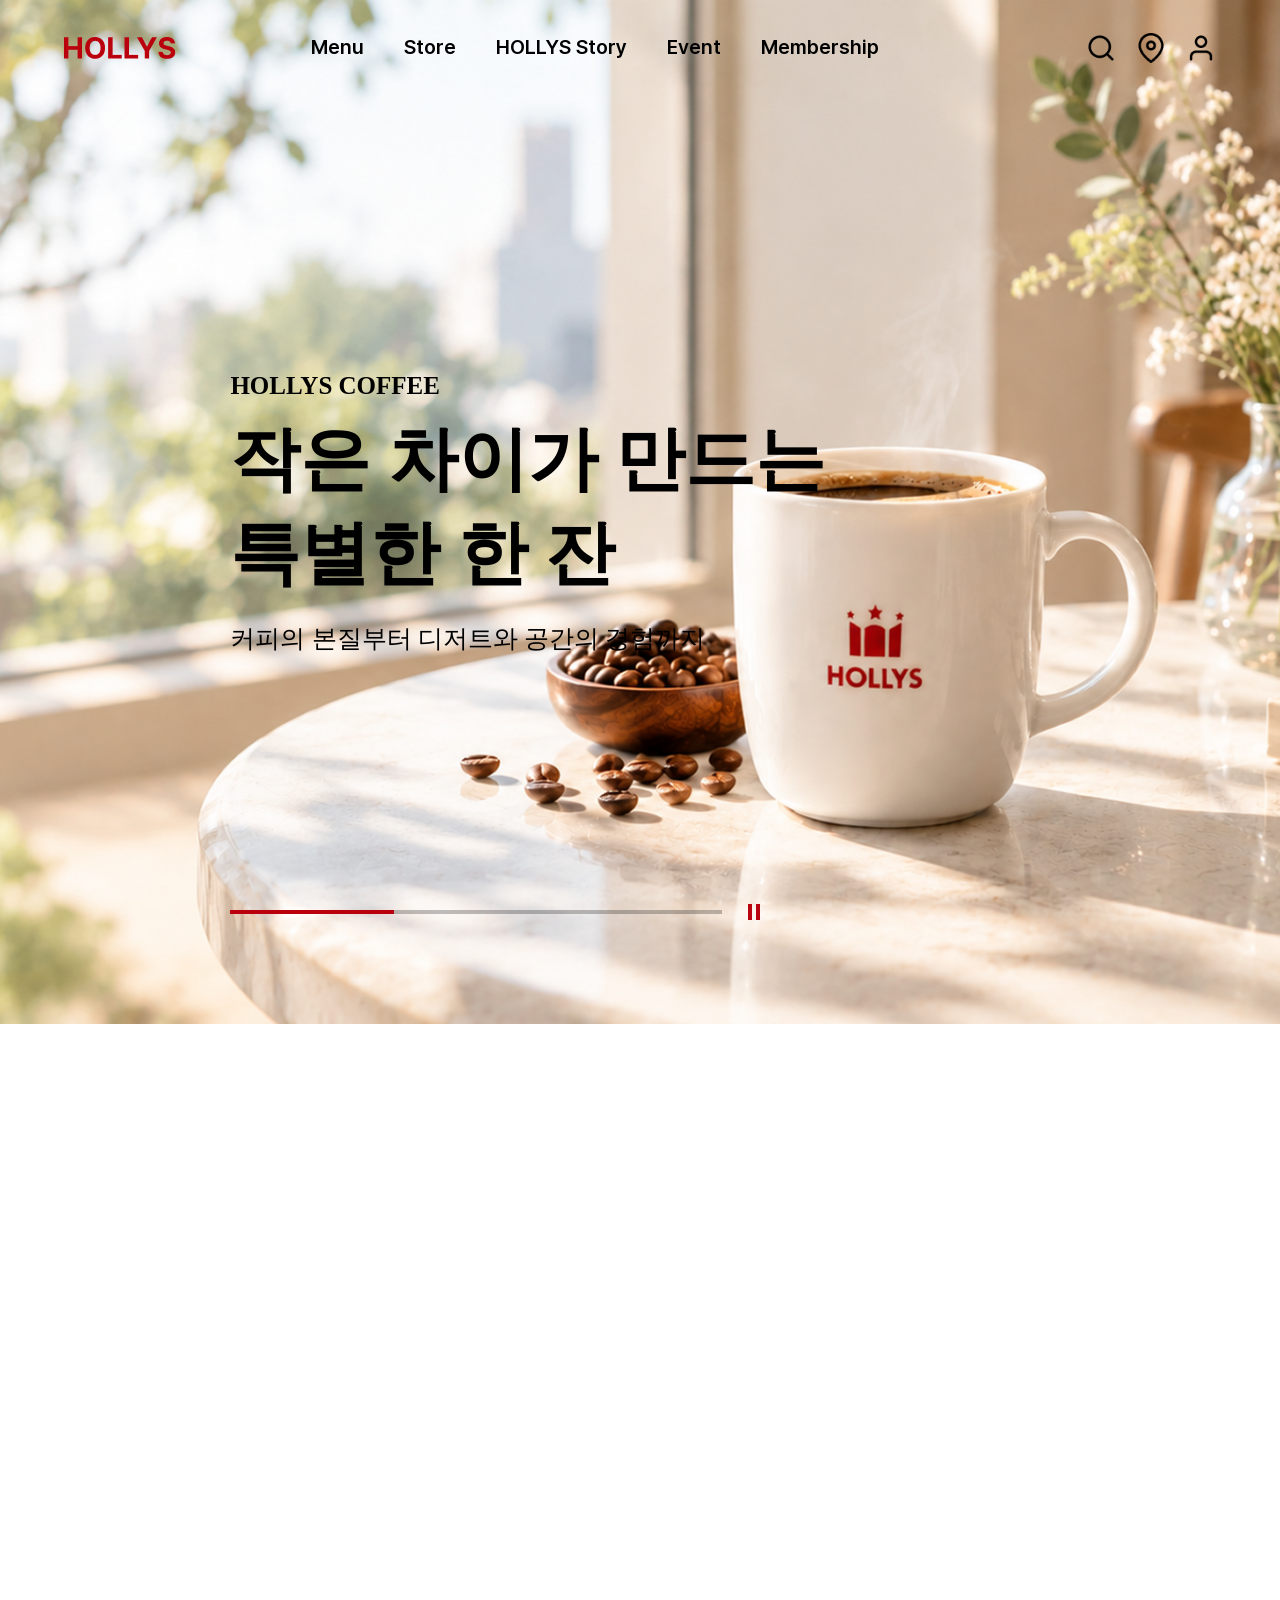
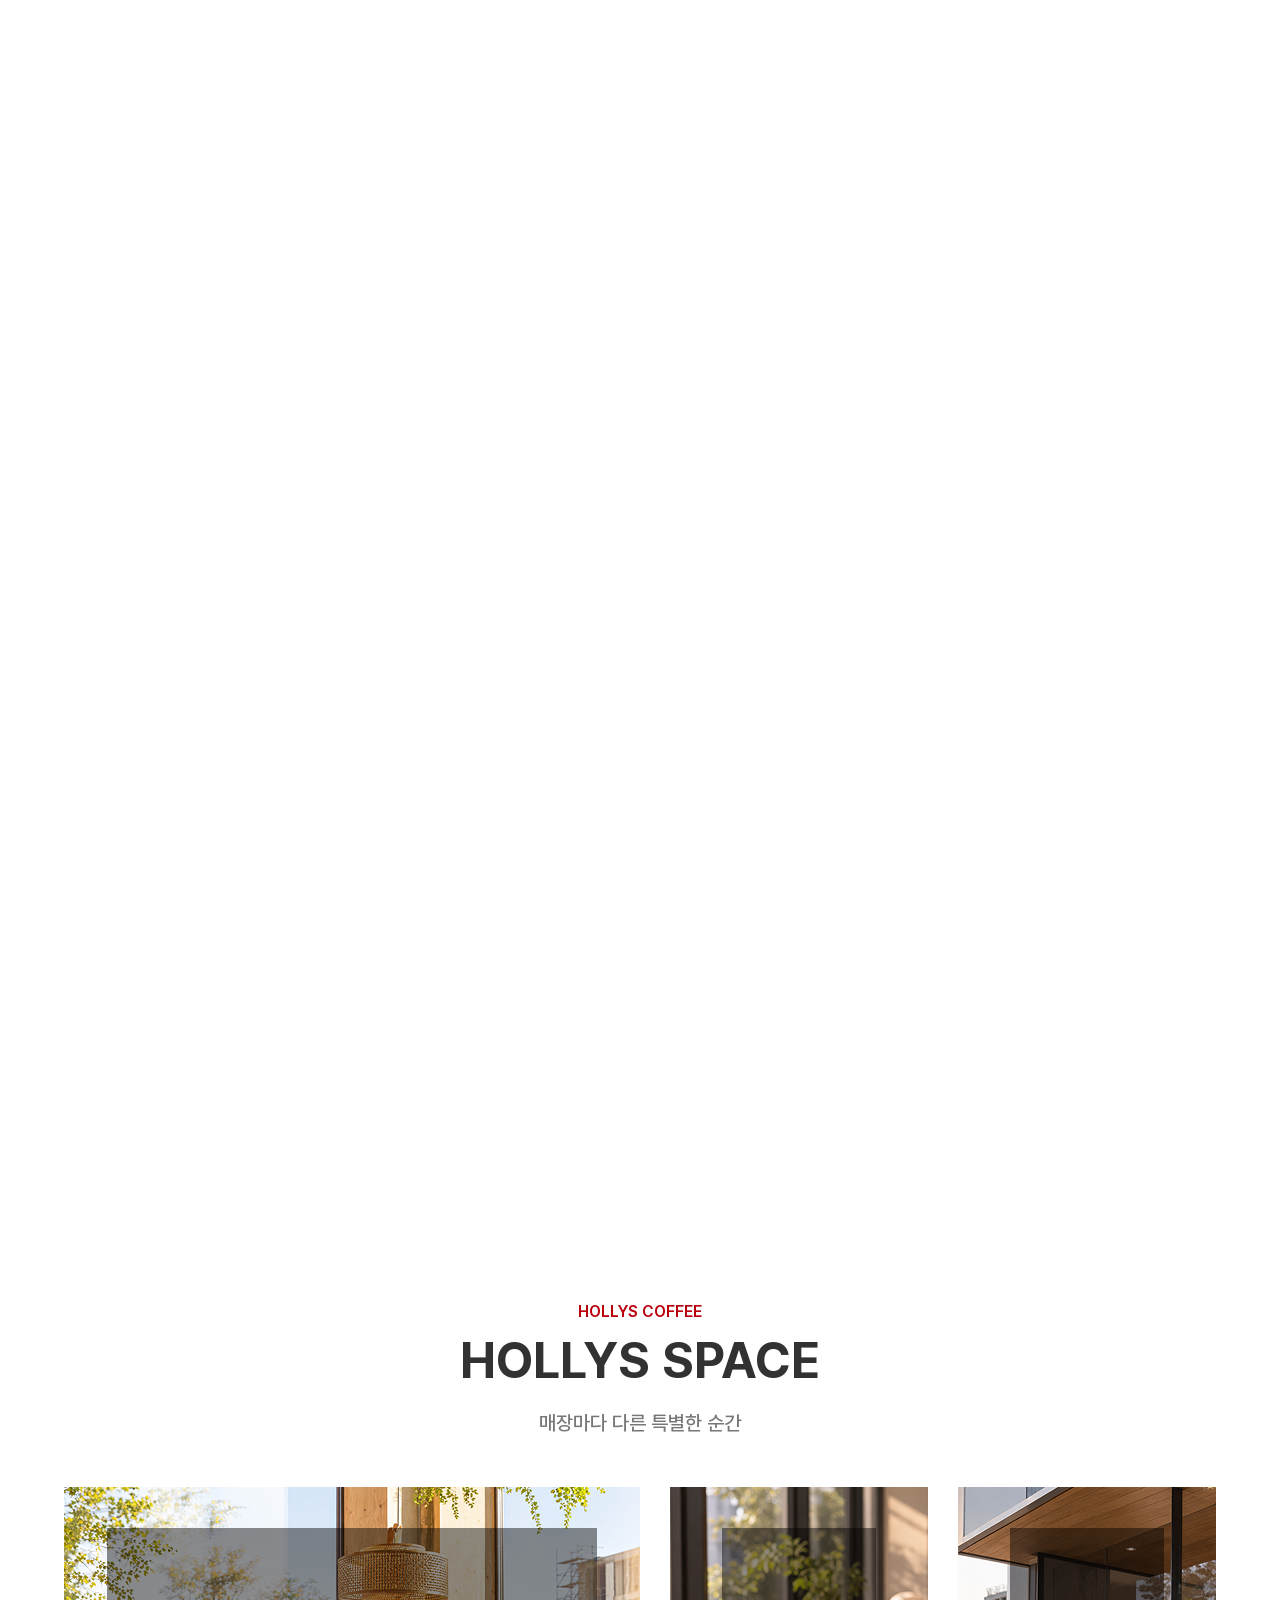
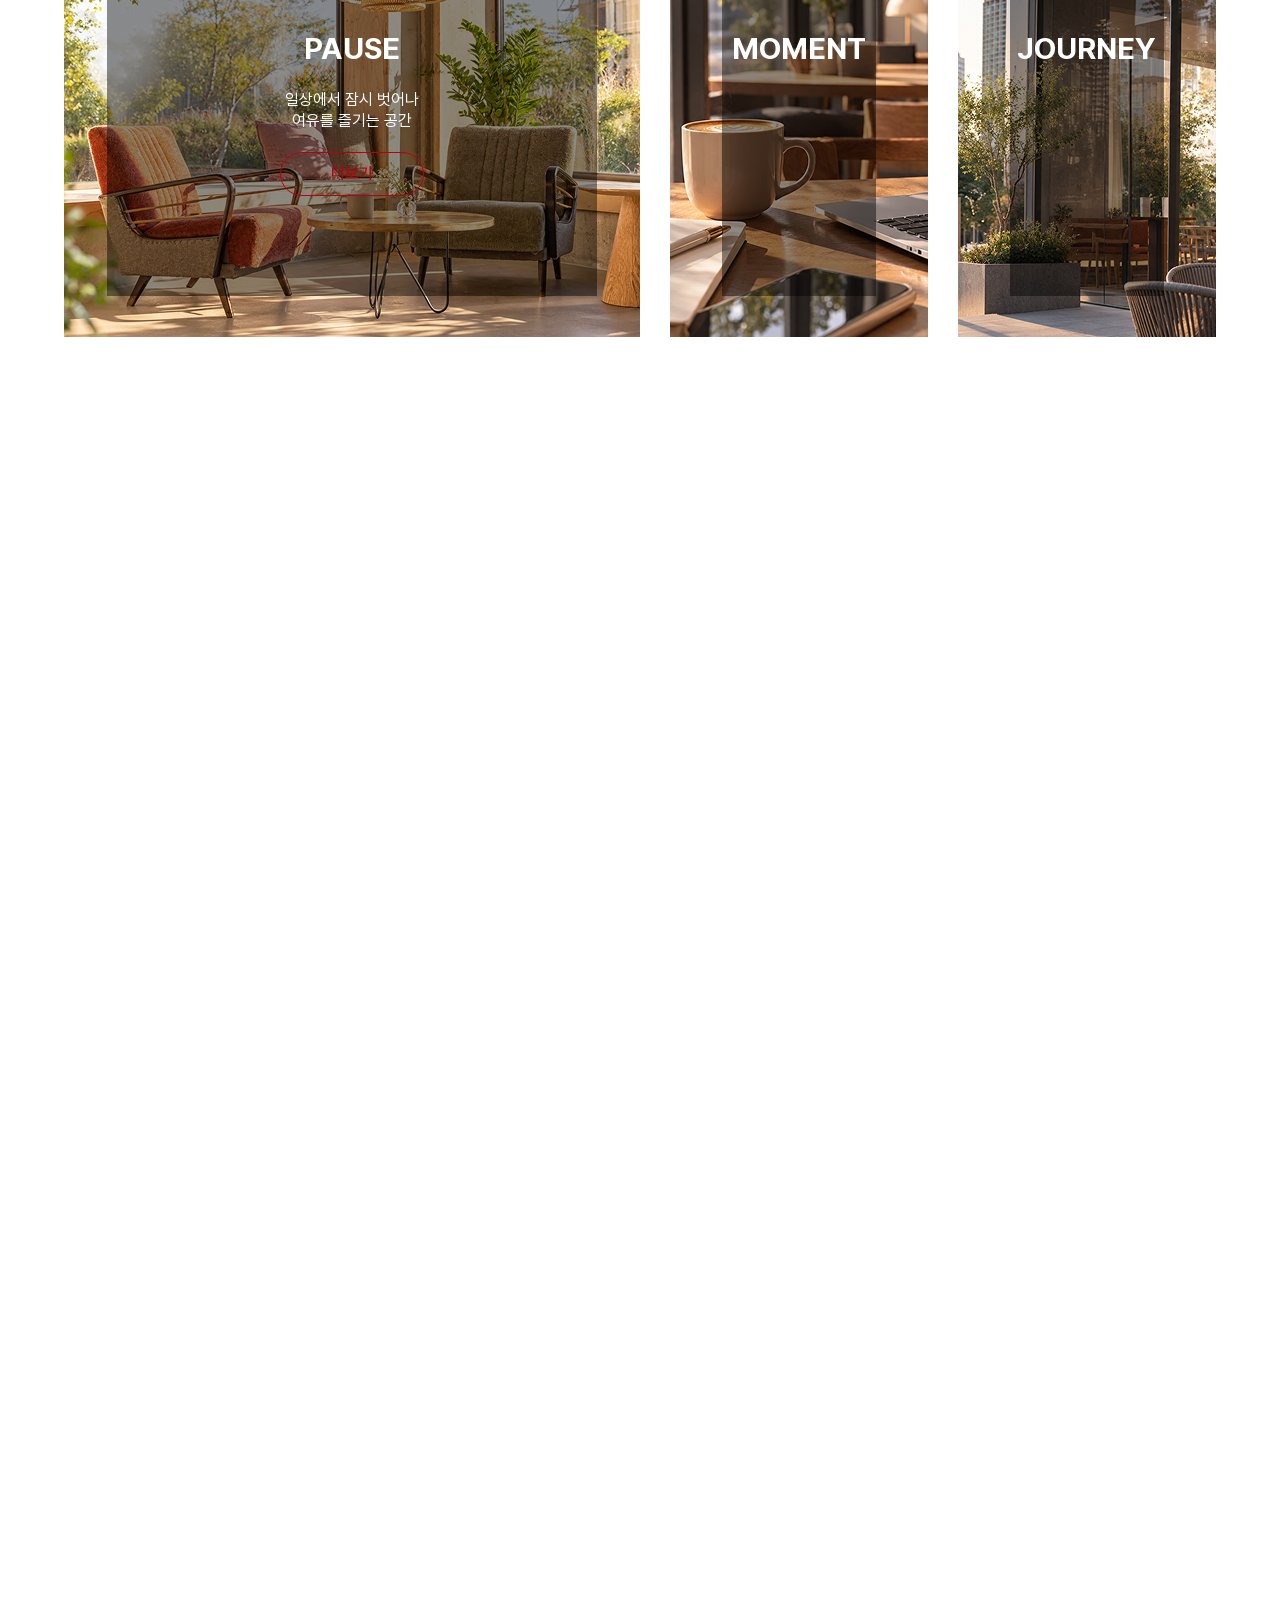
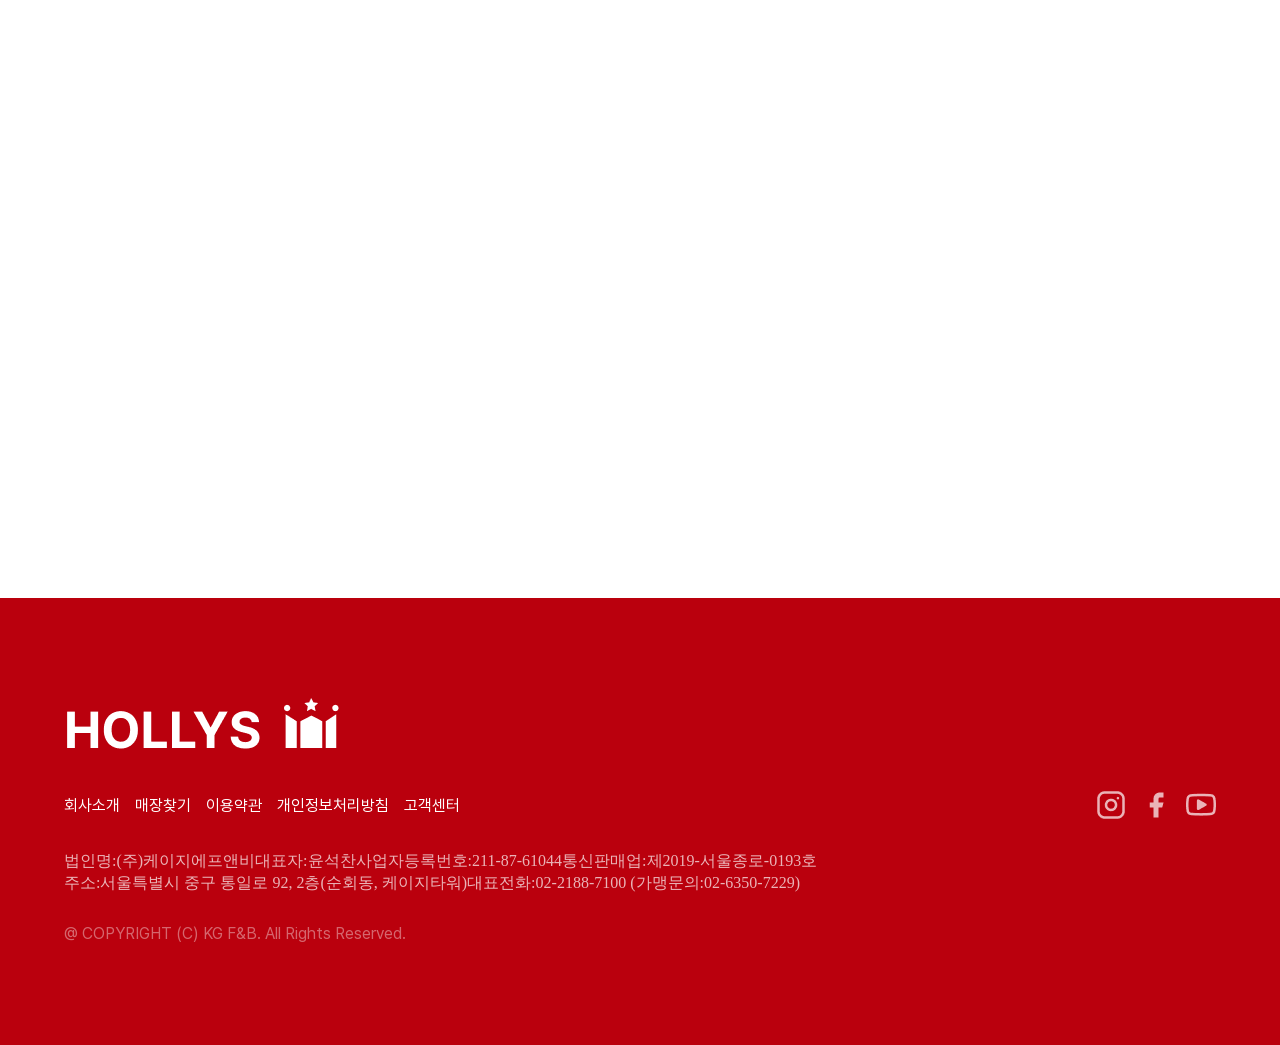
<file: index.html>
<!DOCTYPE html>
<html lang="ko">
<head>
  <meta charset="UTF-8">
  <meta name="viewport" content="width=device-width, initial-scale=1.0">

  <meta name="keywords" content="할리스 커피">
  <meta name="description" content="작은 차이가 만드는 특별한 한 잔, 할리스 커피">

  <meta property="og:title" content="할리스 커피">
  <meta property="og:url" content="https://dahee-0105.github.io/hollys/doc/story.html">
  <meta property="og:type" content="website">
  <meta property="og:image" content="img/sub/story_logo.png">
  <meta property="og:description" content="작은 차이가 만드는 특별한 한 잔, 할리스 커피">

  <title>할리스</title>
  <!--favicon-->
  <link rel="icon" href="img/common/favicon.png">

  <!--font-->
  <link rel="stylesheet" href="css/font.css">

  <!--css-->
  <link rel="stylesheet" href="css/reset.css">
  <link rel="stylesheet" href="css/swiper-bundle.min.css">
  <link rel="stylesheet" href="css/aos.css">
  <link rel="stylesheet" href="css/common.css">
  <link rel="stylesheet" href="css/main.css">

  <!--js-->
  <script src="js/jquery-3.6.0.min.js"></script>
  <script src="js/swiper-bundle.min.js"></script>
  <script src="js/aos.js"></script>
  <script src="js/main.js"></script>

</head>
<body>
  
  <div id="wrap">

    <header>

      <div class="inner">

        <h1><a href="index.html"><img src="img/common/hollys_logo.png" alt="할리스커피"></a></h1>

        <nav>
          <ul class="gnb">
            <li>
              <a href="doc/menu.html">Menu</a>
              <ul class="depth2">
                <li><a href="doc/menu.html">COFFEE</a></li>
                <li><a href="#">BEVERAGE</a></li>
                <li><a href="#">DESSERT</a></li>
                <li><a href="#">MD</a></li>
              </ul>
            </li>

            <li>
              <a href="doc/store.html">Store</a>
              <ul class="depth2">
                <li><a href="doc/store.html">매장 찾기</a></li>
              </ul>
            </li>

            <li>
              <a href="doc/story.html">HOLLYS Story</a>
              <ul class="depth2">
                <li><a href="doc/story.html">브랜드 스토리</a></li>
                <li><a href="#">커피 스토리</a></li>
                <li><a href="#">할리스 공간</a></li>
              </ul>
            </li>

            <li>
              <a href="doc/event.html">Event</a>
              <ul class="depth2">
                <li><a href="doc/event.html">EVENT</a></li>
                <li><a href="#">NOTICE</a></li>
              </ul>
            </li>

            <li>
              <a href="doc/membership.html">Membership</a>
            </li>
          </ul><!--.gnb-->

          <div class="mgnb-wrap">

            <div class="mgnb-inner">

              <div class="tit"><img src="img/common/hollys_logo_w.png" alt="할리스커피"></div><!--.tit-->

              <ul class="mgnb">
                <li>
                  <a href="#">Menu</a>
                  <ul class="mdepth2">
                    <li><a href="doc/menu.html">COFFEE</a></li>
                    <li><a href="#">BEVERAGE</a></li>
                    <li><a href="#">DESSERT</a></li>
                    <li><a href="#">MD</a></li>
                  </ul><!--.mdepth2-->
                </li>

                <li>
                  <a href="#">Store</a>
                  <ul class="mdepth2">
                    <li><a href="doc/store.html">매장 찾기</a></li>
                  </ul><!--.mdepth2-->
                </li>

                <li>
                  <a href="#">HOLLYS Story</a>
                  <ul class="mdepth2">
                    <li><a href="doc/story.html">브랜드 스토리</a></li>
                    <li><a href="#">커피 스토리</a></li>
                    <li><a href="#">할리스 공간</a></li>
                  </ul><!--.mdepth2-->
                </li>

                <li>
                  <a href="doc/membership.html">Membership</a>
                </li>
                
              </ul><!--.mgnb-->

            </div><!--.mgnb-inner-->

            <button type="button" class="mgnb-close">전체메뉴닫기</button>

          </div><!--.mgnb-wrap-->
        </nav>

        <div class="utill">
          <button type="button" class="btn-search">검색창</button>
          <a href="doc/store.html" class="btn-pin">위치검색</a>
          <button type="button" class="btn-mypage">마이페이지</button>
          <button type="button" class="btn-ham">햄버거</button>
        </div><!--.utill-->

      </div><!--.inner-->

      <div class="search">
        <form>
          <fieldset>
            <legend>검색영역</legend>
            <div>
              <input type="text" placeholder="검색어를 입력해주세요">
              <button type="button" class="search-btn">검색</button>
            </div>
          </fieldset>
        </form>
      </div><!--.search-->

      <div class="depth2-bg"></div><!--depth2-bg-->

    </header>

    <main>

      <section id="main-banner">

        <div class="swiper mb">

        <ul class="swiper-wrapper">
          
          <li class="swiper-slide mb01">
            <div class="mb-txt">
              <strong>HOLLYS COFFEE</strong>
              <h3>작은 차이가 만드는<br>특별한 한 잔</h3>
              <p>커피의 본질부터 디저트와 공간의 경험까지</p>
            </div><!--.mb-txt-->
          </li>

          <li class="swiper-slide mb02">
            <div class="mb-txt">
              <strong>K-MOOD</strong>
              <h3>고소함을 담은<br>가을의 한 잔</h3>
              <p>흑임자의 깊은 고소함과 부드러운 버터 크림이 만나<br>특별한 가을이 풍미를 완성합니다.</p>
            </div><!--.mb-txt-->
          </li>

          <li class="swiper-slide mb03">
            <div class="mb-txt">
              <strong>누룽지 POP!</strong>
              <h3>팝 달룽지의<br>새로운 변신!</h3>
              <p>바삭한 즐거움을 지금 만나보세요</p>
            </div><!--.mb-txt-->
          </li>
          
        </ul><!--.swiper-wrapper-->

        <div class="mb-control">
          <div class="swiper-pagination"></div>
          <div class="mb-play"><img src="img/main/play.png" alt="슬라이드 배너 재생"></div>
          <div class="mb-pause"><img src="img/main/pause.png" alt="슬라이드 배너 정지"></div>
        </div><!--.mb-control-->
        
      </div><!--.swiper-->

      </section><!--#main-banner-->

      <section id="menu" data-aos="fade-up">

        <h2>BEST & NEW</h2>
        <p>할리스 인기 메뉴를 한눈에</p>

        <div class="swiper menu">

        <ul class="swiper-wrapper">
          <li class="swiper-slide">
            <a href="#">
              <img src="img/main/menu_01.png" alt="바닐라 딜라이트">
              <p>바닐라 딜라이트</p>
            </a>
          </li>

          <li class="swiper-slide">
            <a href="#">
              <img src="img/main/menu_02.png" alt="흑임자 버터크림 라떼">
              <p>흑임자 버터크림 라떼</p>
            </a>
          </li>

          <li class="swiper-slide">
            <a href="#">
              <img src="img/main/menu_03.png" alt="청포도 케일 착즙 주스">
              <p>청포도 케일 착즙 주스</p>
            </a>
          </li>

          <li class="swiper-slide">
            <a href="#">
              <img src="img/main/menu_04.png" alt="유자몽 스파클링">
              <p>유자몽 스파클링</p>
            </a>
          </li>

          <li class="swiper-slide">
            <a href="#">
              <img src="img/main/menu_05.png" alt="민트초코">
              <p>민트초코</p>
            </a>
          </li>

          <li class="swiper-slide">
            <a href="#">
              <img src="img/main/menu_06.png" alt="토마토 상큼 컵빙수">
              <p>토마토 상큼 컵빙수</p>
            </a>
          </li>

          <li class="swiper-slide">
            <a href="#">
              <img src="img/main/menu_07.png" alt="제주 레몬 애플티">
              <p>제주 레몬 애플티</p>
            </a>
          </li>

          <li class="swiper-slide">
            <a href="#">
              <img src="img/main/menu_08.png" alt="아메리카노">
              <p>아메리카노</p>
            </a>
          </li>
        </ul><!--.swiper-wrapper-->

        <div class="swiper-button-prev"></div>
        <div class="swiper-button-next"></div>

        <div class="menu-bg"></div>
        
      </div><!--.swiper-->

      <div class="btn-more"><a href="doc/menu.html">전체 메뉴 보러가기</a></div>

      </section><!--#menu-->

      <section id="story">

        <div class="story-txt" data-aos="fade-right">

          <h2>HOLLYS STORY</h2>
          <p>작은 차이가 만드는 한 잔</p>
          <div class="btn-more"><a href="doc/story.html">자세히 보기</a></div>

        </div>

        <div class="swiper story" data-aos="fade-left">

          <ul class="swiper-wrapper">
            <li class="swiper-slide">
              <img src="img/main/story01.png" alt="커피콩 사진">
              <div class="txt-box">
                <h3>BEAN</h3>
                <p>좋은 커피의 시작은, 좋은 원두에서 부터</p>
              </div>
            </li>

            <li class="swiper-slide">
              <img src="img/main/story02.png" alt="로스팅 사진">
              <div class="txt-box">
                <h3>ROSTING</h3>
                <p>원두의 풍미를 살리는 섬세한 로스팅</p>
              </div>
            </li>

            <li class="swiper-slide">
              <img src="img/main/story03.png" alt="커피내리는 사진">
              <div class="txt-box">
                <h3>EXTRACTION</h3>
                <p>가장 맛있는 순간을 담아 한 잔을 완성합니다</p>
              </div>
            </li>
          </ul><!--.swiper-wrapper-->
        
        </div><!--.swiper-->

      </section><!--#story-->

      <section id="space">

        <div class="inner">

          <h2>HOLLYS SPACE</h2>
          <p>매장마다 다른 특별한 순간</p>

          <ul>
            <li class="active">
              <dl>
                <dt>PAUSE</dt>
                <dd>일상에서 잠시 벗어나<br>여유를 즐기는 공간</dd>
                <dd class="btn-more"><a href="doc/store.html">더보기</a></dd>
              </dl>
            </li>

            <li>
              <dl>
                <dt>MOMENT</dt>
                <dd>커피와 함께 집중하고<br>편안하게 쉬어가는 공간</dd>
                <dd class="btn-more"><a href="doc/store.html">더보기</a></dd>
              </dl>
            </li>

            <li>
              <dl>
                <dt>JOURNEY</dt>
                <dd>이동하는 순간에도 만나는<br>새로운 할리스의 공간</dd>
                <dd class="btn-more"><a href="doc/store.html">더보기</a></dd>
              </dl>
            </li>
          </ul>

        </div><!--.inner-->

      </section><!--#space-->

      <section id="hollys">

        <h3>A MOMENT TO STAY</h3>
        <p>머무는 시간만큼<br>마음에도 여유가 쌓입니다</p>

      </section><!--#hollys-->

      <section id="event">

        <div class="inner" data-aos="zoom-in">

          <h2>EVENT</h2>
          <p>지금 만나볼 수 있는 할리스 소식</p>

          <ul>
            <li>
              <a href="doc/event.html">
                <div class="img-box">
                  <img src="img/main/event_01.png" alt="멤버십 이벤트">
                </div><!--.img-box-->

                <div class="txt-box">
                  <h4>HOLLYS MEMBERS WEEK</h4>
                  <p>이번 달, 할리스 멤버십 회원을 위한<br>특별한 혜택을 만나보세요.</p>
                  <strong>2026-09-30</strong>
                </div><!--.txt-box-->
              </a>
            </li>

            <li>
              <a href="doc/event.html">
                <div class="img-box">
                  <img src="img/main/event_02.png" alt="신메뉴 바닐라 크림 콜드브루">
                </div><!--.img-box-->

                <div class="txt-box">
                  <h4>NEW MENU 바닐라 크림 콜드브루</h4>
                  <p>부드러운 바닐라 크림과 깊은 콜드브루가 만나<br>달콤하고 풍부한 풍미를 선사합니다.</p>
                  <strong>2026-09-29</strong>
                </div><!--.txt-box-->
              </a>
            </li>

            <li>
              <a href="doc/event.html">
                <div class="img-box">
                  <img src="img/main/event_03.png" alt="할리스 시즌 프로모션">
                </div><!--.img-box-->

                <div class="txt-box">
                  <h4>HOLLYS COFFEE 시즌 프로모션</h4>
                  <p>선선한 계절, 따뜻한 커피와 함께<br>일상 속 여유로운 순간을 만나보세요.</p>
                  <strong>2026-09-29</strong>
                </div><!--.txt-box-->
              </a>
            </li>
          </ul>

          <div class="btn-more"><a href="doc/event.html">더보기</a></div>

        </div><!--.inner-->

      </section><!--#event-->

    </main>

    <footer>

      <div class="inner">

        <div class="f-logo">
          <img src="img/common/hollys_logo_w.png" alt="할리스커피">
        </div><!--f-logo-->

        <div class="f-link">
          <ul>
            <li><a href="#">회사소개</a></li>
            <li><a href="#">매장찾기</a></li>
            <li><a href="#">이용약관</a></li>
            <li><a href="#">개인정보처리방침</a></li>
            <li><a href="#">고객센터</a></li>
          </ul>
          
          <ul class="f-icon">
            <li><a href="#"><img src="img/common/instagram.png" alt="인스타그램"></a></li>
            <li><a href="#"><img src="img/common/facebook.png" alt="페이스북"></a></li>
            <li><a href="#"><img src="img/common/youtube.png" alt="유튜브"></a></li>
          </ul>
        </div><!--.f-link-->

        <address>
          <span>법인명:(주)케이지에프앤비</span><span>대표자:윤석찬</span><span>사업자등록번호:211-87-61044</span><span>통신판매업:제2019-서울종로-0193호</span><br>
          <span>주소:서울특별시 중구 통일로 92, 2층(순회동, 케이지타워)</span><span>대표전화:02-2188-7100 (가맹문의:02-6350-7229)</span>
        </address>

        <div class="copy">
          <p>@ COPYRIGHT (C) KG F&B. All Rights Reserved.</p>
        </div>
      </div><!--.inner-->

    </footer>

  </div><!--#wrap-->

  <script>
    $(document).ready(function(){

        AOS.init(); 

    });
  </script>
</body>
</html>
</file>
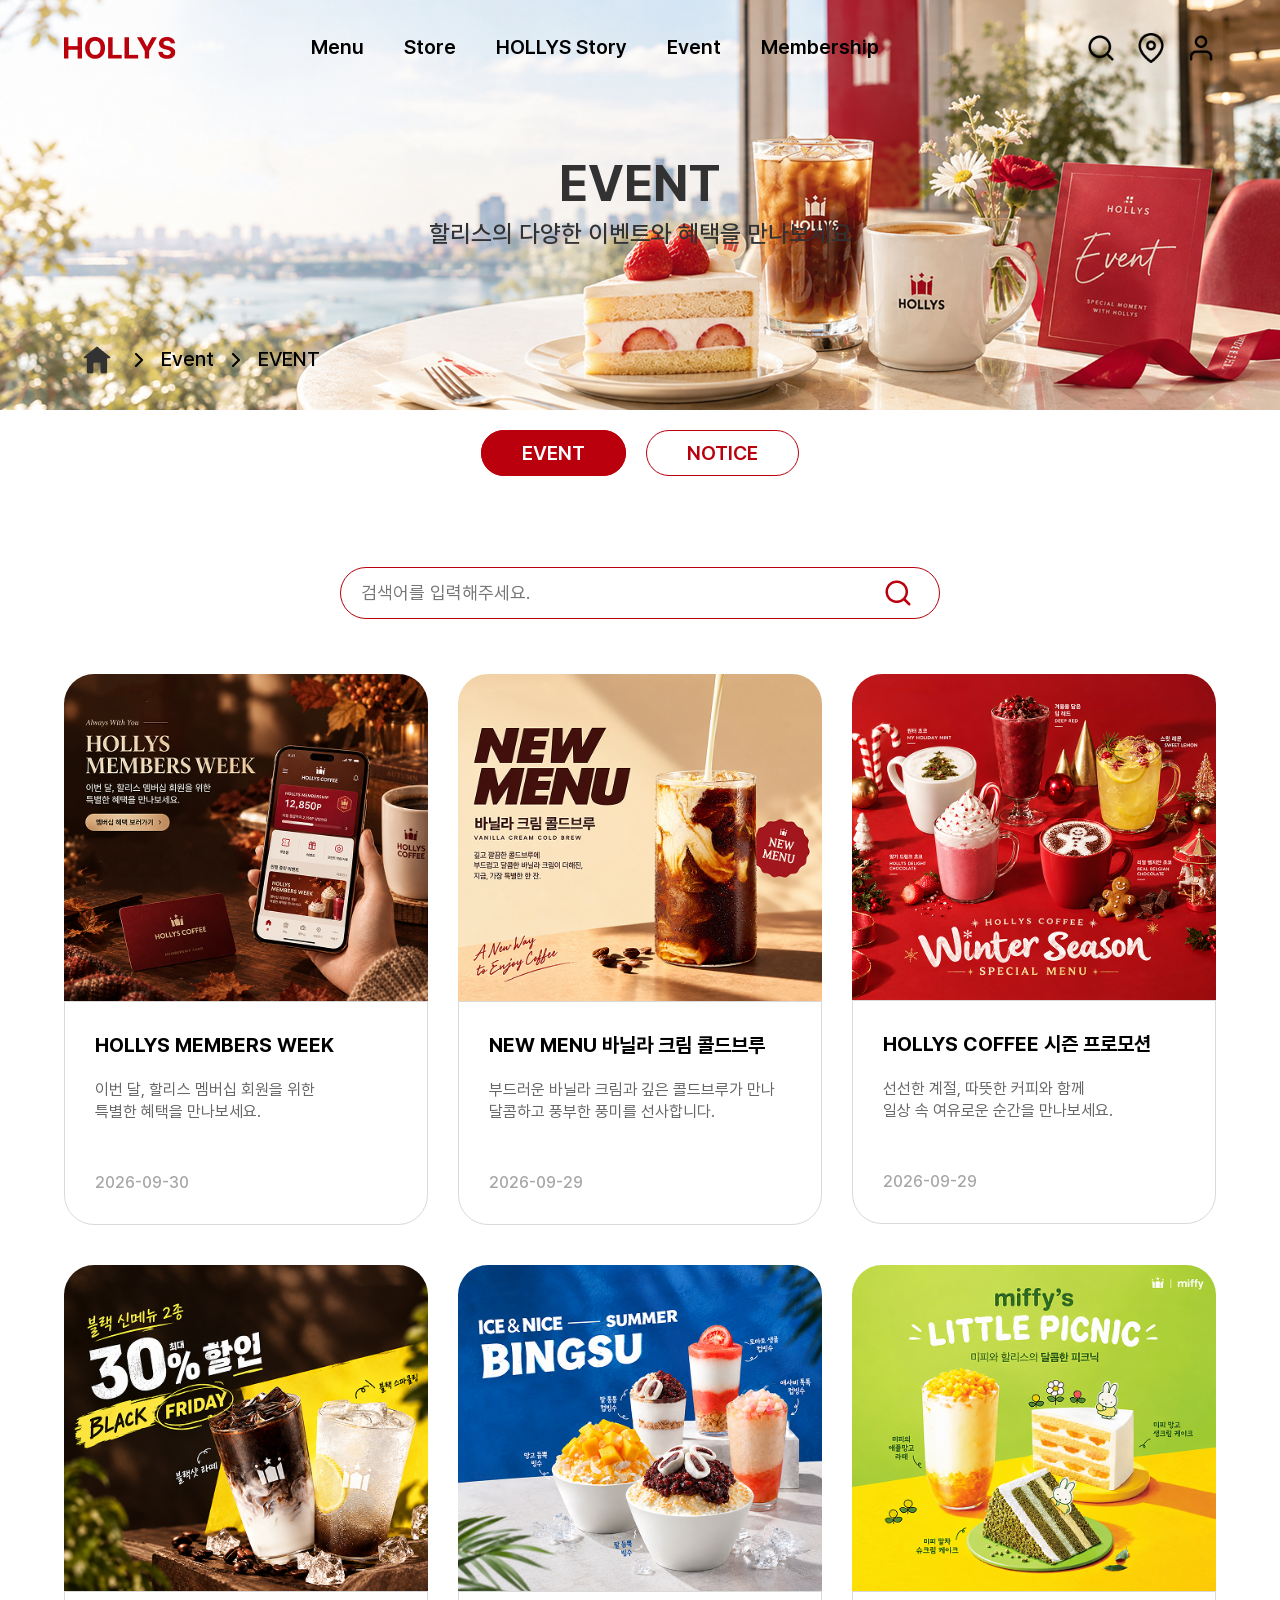
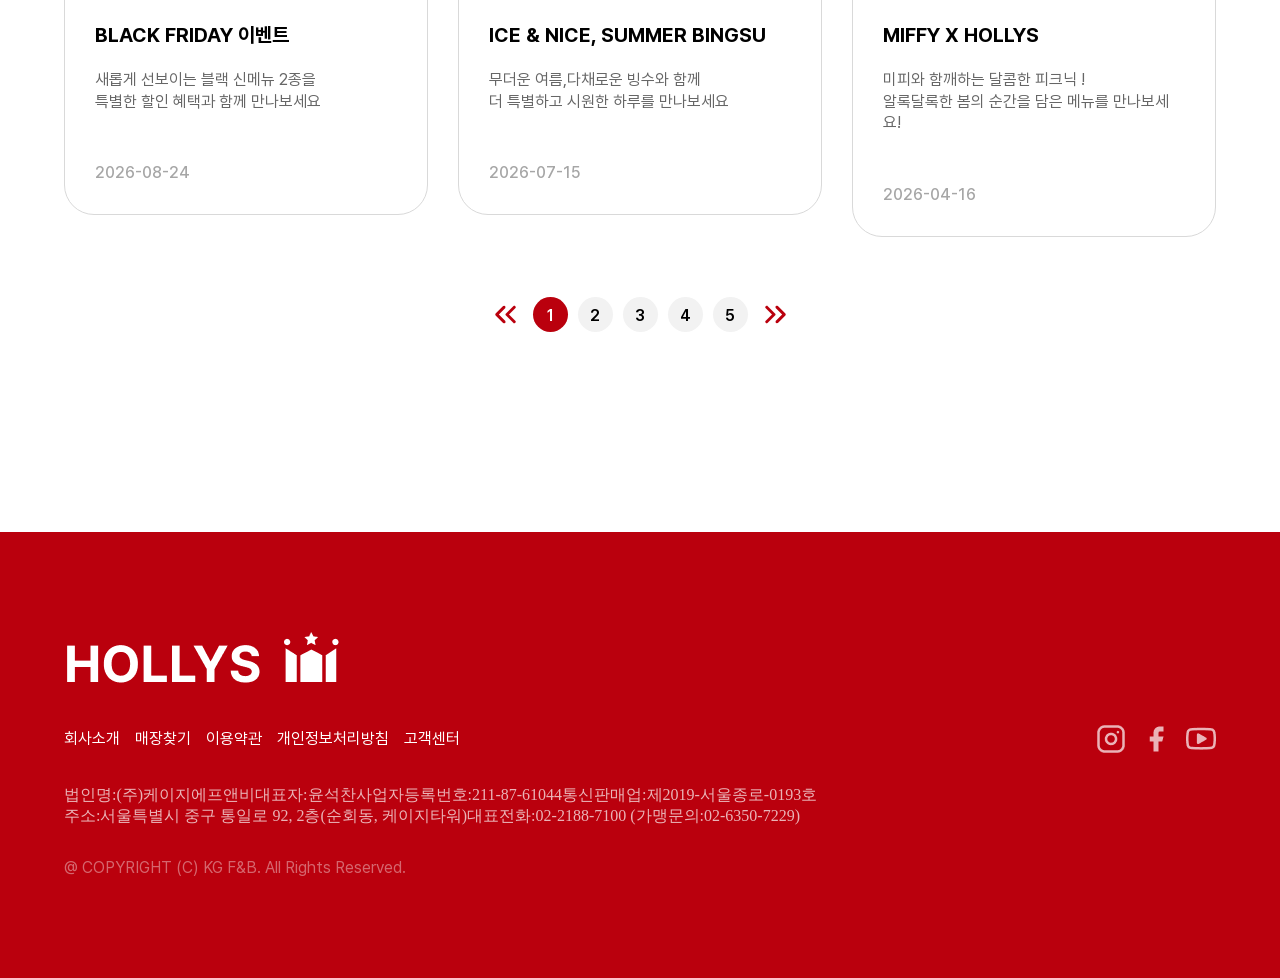
<file: doc/event.html>
<!DOCTYPE html>
<html lang="ko">
<head>
  <meta charset="UTF-8">
  <meta name="viewport" content="width=device-width, initial-scale=1.0">
  <title>할리스</title>
  <!--favicon-->
  <link rel="icon" href="../img/common/favicon.png">

  <!--font-->
  <link rel="stylesheet" href="../css/font.css">

  <!--css-->
  <link rel="stylesheet" href="../css/reset.css">
  <link rel="stylesheet" href="../css/swiper-bundle.min.css">
  <link rel="stylesheet" href="../css/aos.css">
  <link rel="stylesheet" href="../css/common.css">
  <link rel="stylesheet" href="../css/sub.css">

  <!--js-->
  <script src="../js/jquery-3.6.0.min.js"></script>
  <script src="../js/swiper-bundle.min.js"></script>
  <script src="../js/aos.js"></script>
  <script src="../js/main.js"></script>

</head>
<body>
  
  <div id="wrap">

    <header>

      <div class="inner">

        <h1><a href="../index.html"><img src="../img/common/hollys_logo.png" alt="할리스커피"></a></h1>

        <nav>
          <ul class="gnb">
            <li>
              <a href="menu.html">Menu</a>
              <ul class="depth2">
                <li><a href="menu.html">COFFEE</a></li>
                <li><a href="#">BEVERAGE</a></li>
                <li><a href="#">DESSERT</a></li>
                <li><a href="#">MD</a></li>
              </ul>
            </li>

            <li>
              <a href="store.html">Store</a>
              <ul class="depth2">
                <li><a href="store.html">매장 찾기</a></li>
              </ul>
            </li>

            <li>
              <a href="story.html">HOLLYS Story</a>
              <ul class="depth2">
                <li><a href="story.html">브랜드 스토리</a></li>
                <li><a href="#">커피 스토리</a></li>
                <li><a href="#">할리스 공간</a></li>
              </ul>
            </li>

            <li>
              <a href="event.html">Event</a>
              <ul class="depth2">
                <li><a href="event.html">EVENT</a></li>
                <li><a href="#">NOTICE</a></li>
              </ul>
            </li>

            <li>
              <a href="membership.html">Membership</a>
            </li>
          </ul><!--.gnb-->

          <div class="mgnb-wrap">

            <div class="mgnb-inner">

              <div class="tit"><img src="../img/common/hollys_logo_w.png" alt="할리스커피"></div><!--.tit-->

              <ul class="mgnb">
                <li>
                  <a href="#">Menu</a>
                  <ul class="mdepth2">
                    <li><a href="menu.html">COFFEE</a></li>
                    <li><a href="#">BEVERAGE</a></li>
                    <li><a href="#">DESSERT</a></li>
                    <li><a href="#">MD</a></li>
                  </ul><!--.mdepth2-->
                </li>

                <li>
                  <a href="#">Store</a>
                  <ul class="mdepth2">
                    <li><a href="store.html">매장 찾기</a></li>
                  </ul><!--.mdepth2-->
                </li>

                <li>
                  <a href="#">HOLLYS Story</a>
                  <ul class="mdepth2">
                    <li><a href="story.html">브랜드 스토리</a></li>
                    <li><a href="#">커피 스토리</a></li>
                    <li><a href="#">할리스 공간</a></li>
                  </ul><!--.mdepth2-->
                </li>

                <li>
                  <a href="membership.html">Membership</a>
                </li>
                
              </ul><!--.mgnb-->

            </div><!--.mgnb-inner-->

            <button type="button" class="mgnb-close">전체메뉴닫기</button>

          </div><!--.mgnb-wrap-->
        </nav>

        <div class="utill">
          <button type="button" class="btn-search">검색창</button>
          <a href="store.html" class="btn-pin">위치검색</a>
          <button type="button" class="btn-mypage">마이페이지</button>
          <button type="button" class="btn-ham">햄버거</button>
        </div><!--.utill-->

      </div><!--.inner-->

      <div class="search">
        <form>
          <fieldset>
            <legend>검색영역</legend>
            <div>
              <input type="text" placeholder="검색어를 입력해주세요">
              <button type="button" class="search-btn">검색</button>
            </div>
          </fieldset>
        </form>
      </div><!--.search-->

      <div class="depth2-bg"></div><!--depth2-bg-->

    </header>

    <div id="container">

      <div class="sub-visual bg-event">

        <div class="inner">

          <h2>EVENT</h2>
          <P>할리스의 다양한 이벤트와 혜택을 만나보세요</P>

          
          <ul class="breadcrumbs">
            <li><a href="../index.html"><img src="../img/sub/home.png" alt="홈으로"></a></li>
            <li><img src="../img/sub/chevron-right.png" alt="이동"></li>
            <li><a href="../doc/event.html">Event</a></li>
            <li><img src="../img/sub/chevron-right.png" alt="이동"></li>
            <li><a href="event.html">EVENT</a></li>
          </ul><!--.breadcrumbs-->

        </div><!--.inner-->

      </div><!--.bg-menu-->

      <div class="lnb">
        <ul>
          <li class="active"><a href="../doc/event.html">EVENT</a></li>
          <li><a href="#">NOTICE</a></li>
        </ul>
      </div><!--.lnb-->

    </div><!--#container-->

    <div class="content event">

      <div class="inner">

        <div class="sub-search">
          <form>
            <fieldset>
              <legend>검색영역</legend>
              <div>
                <input type="text" placeholder="검색어를 입력해주세요.">
                <button type="button" class="search-btn">검색</button>
              </div>
            </fieldset>
          </form>
        </div><!--.search-->

        <ul>
          <li>
            <a href="#">
              <div class="img-box">
                <img src="../img/sub/event_01.png" alt="멤버십 이벤트">
              </div><!--.img-box-->

              <div class="txt-box">
                <h4>HOLLYS MEMBERS WEEK</h4>
                <p>이번 달, 할리스 멤버십 회원을 위한<br>특별한 혜택을 만나보세요.</p>
                <strong>2026-09-30</strong>
              </div><!--.txt-box-->
            </a>
          </li>

          <li>
            <a href="#">
              <div class="img-box">
                <img src="../img/sub/event_02.png" alt="신메뉴 바닐라 크림 콜드브루">
              </div><!--.img-box-->

              <div class="txt-box">
                <h4>NEW MENU 바닐라 크림 콜드브루</h4>
                <p>부드러운 바닐라 크림과 깊은 콜드브루가 만나<br>달콤하고 풍부한 풍미를 선사합니다.</p>
                <strong>2026-09-29</strong>
              </div><!--.txt-box-->
            </a>
          </li>

          <li>
            <a href="#">
              <div class="img-box">
                <img src="../img/sub/event_03.png" alt="할리스 시즌 프로모션">
              </div><!--.img-box-->

              <div class="txt-box">
                <h4>HOLLYS COFFEE 시즌 프로모션</h4>
                <p>선선한 계절, 따뜻한 커피와 함께<br>일상 속 여유로운 순간을 만나보세요.</p>
                <strong>2026-09-29</strong>
              </div><!--.txt-box-->
            </a>
          </li>

          <li>
            <a href="#">
              <div class="img-box">
                <img src="../img/sub/event_04.png" alt="BLACK FRIDAY 이벤트">
              </div><!--.img-box-->

              <div class="txt-box">
                <h4>BLACK FRIDAY 이벤트</h4>
                <p>새롭게 선보이는 블랙 신메뉴 2종을<br>특별한 할인 혜택과 함께 만나보세요</p>
                <strong>2026-08-24</strong>
              </div><!--.txt-box-->
            </a>
          </li>

          <li>
            <a href="#">
              <div class="img-box">
                <img src="../img/sub/event_05.png" alt="여름 빙수 이벤트">
              </div><!--.img-box-->

              <div class="txt-box">
                <h4>ICE & NICE, SUMMER BINGSU</h4>
                <p>무더운 여름,다채로운 빙수와 함께<br>더 특별하고 시원한 하루를 만나보세요</p>
                <strong>2026-07-15</strong>
              </div><!--.txt-box-->
            </a>
          </li>

          <li>
            <a href="#">
              <div class="img-box">
                <img src="../img/sub/event_06.png" alt="미피 콜라보 이벤트">
              </div><!--.img-box-->

              <div class="txt-box">
                <h4>MIFFY X HOLLYS</h4>
                <p>미피와 함깨하는 달콤한 피크닉 !<br>알록달록한 봄의 순간을 담은 메뉴를 만나보세요!</p>
                <strong>2026-04-16</strong>
              </div><!--.txt-box-->
            </a>
          </li>
        </ul>

        <ol class="paging">
          <li><a href="menu.html"><img src="../img/sub/chevrons-left.png" alt="첫페이지로 이동"></a></li>
          <li class="active"><a href="#">1</a></li>
          <li><a href="#">2</a></li>
          <li><a href="#">3</a></li>
          <li><a href="#">4</a></li>
          <li><a href="#">5</a></li>
          <li><a href="#"><img src="../img/sub/chevrons-right.png" alt="마지막페이지로 이동"></a></li>
        </ol><!--.paging-->

      </div><!--.inner-->

    </div><!--.content-->

    <footer>

      <div class="inner">

        <div class="f-logo">
          <img src="../img/common/hollys_logo_w.png" alt="할리스커피">
        </div><!--f-logo-->

        <div class="f-link">
          <ul>
            <li><a href="#">회사소개</a></li>
            <li><a href="#">매장찾기</a></li>
            <li><a href="#">이용약관</a></li>
            <li><a href="#">개인정보처리방침</a></li>
            <li><a href="#">고객센터</a></li>
          </ul>
          
          <ul class="f-icon">
            <li><a href="#"><img src="../img/common/instagram.png" alt="인스타그램"></a></li>
            <li><a href="#"><img src="../img/common/facebook.png" alt="페이스북"></a></li>
            <li><a href="#"><img src="../img/common/youtube.png" alt="유튜브"></a></li>
          </ul>
        </div><!--.f-link-->

        <address>
          <span>법인명:(주)케이지에프앤비</span><span>대표자:윤석찬</span><span>사업자등록번호:211-87-61044</span><span>통신판매업:제2019-서울종로-0193호</span><br>
          <span>주소:서울특별시 중구 통일로 92, 2층(순회동, 케이지타워)</span><span>대표전화:02-2188-7100 (가맹문의:02-6350-7229)</span>
        </address>

        <div class="copy">
          <p>@ COPYRIGHT (C) KG F&B. All Rights Reserved.</p>
        </div>
      </div><!--.inner-->

    </footer>

  </div><!--#wrap-->

</body>
</html>
</file>
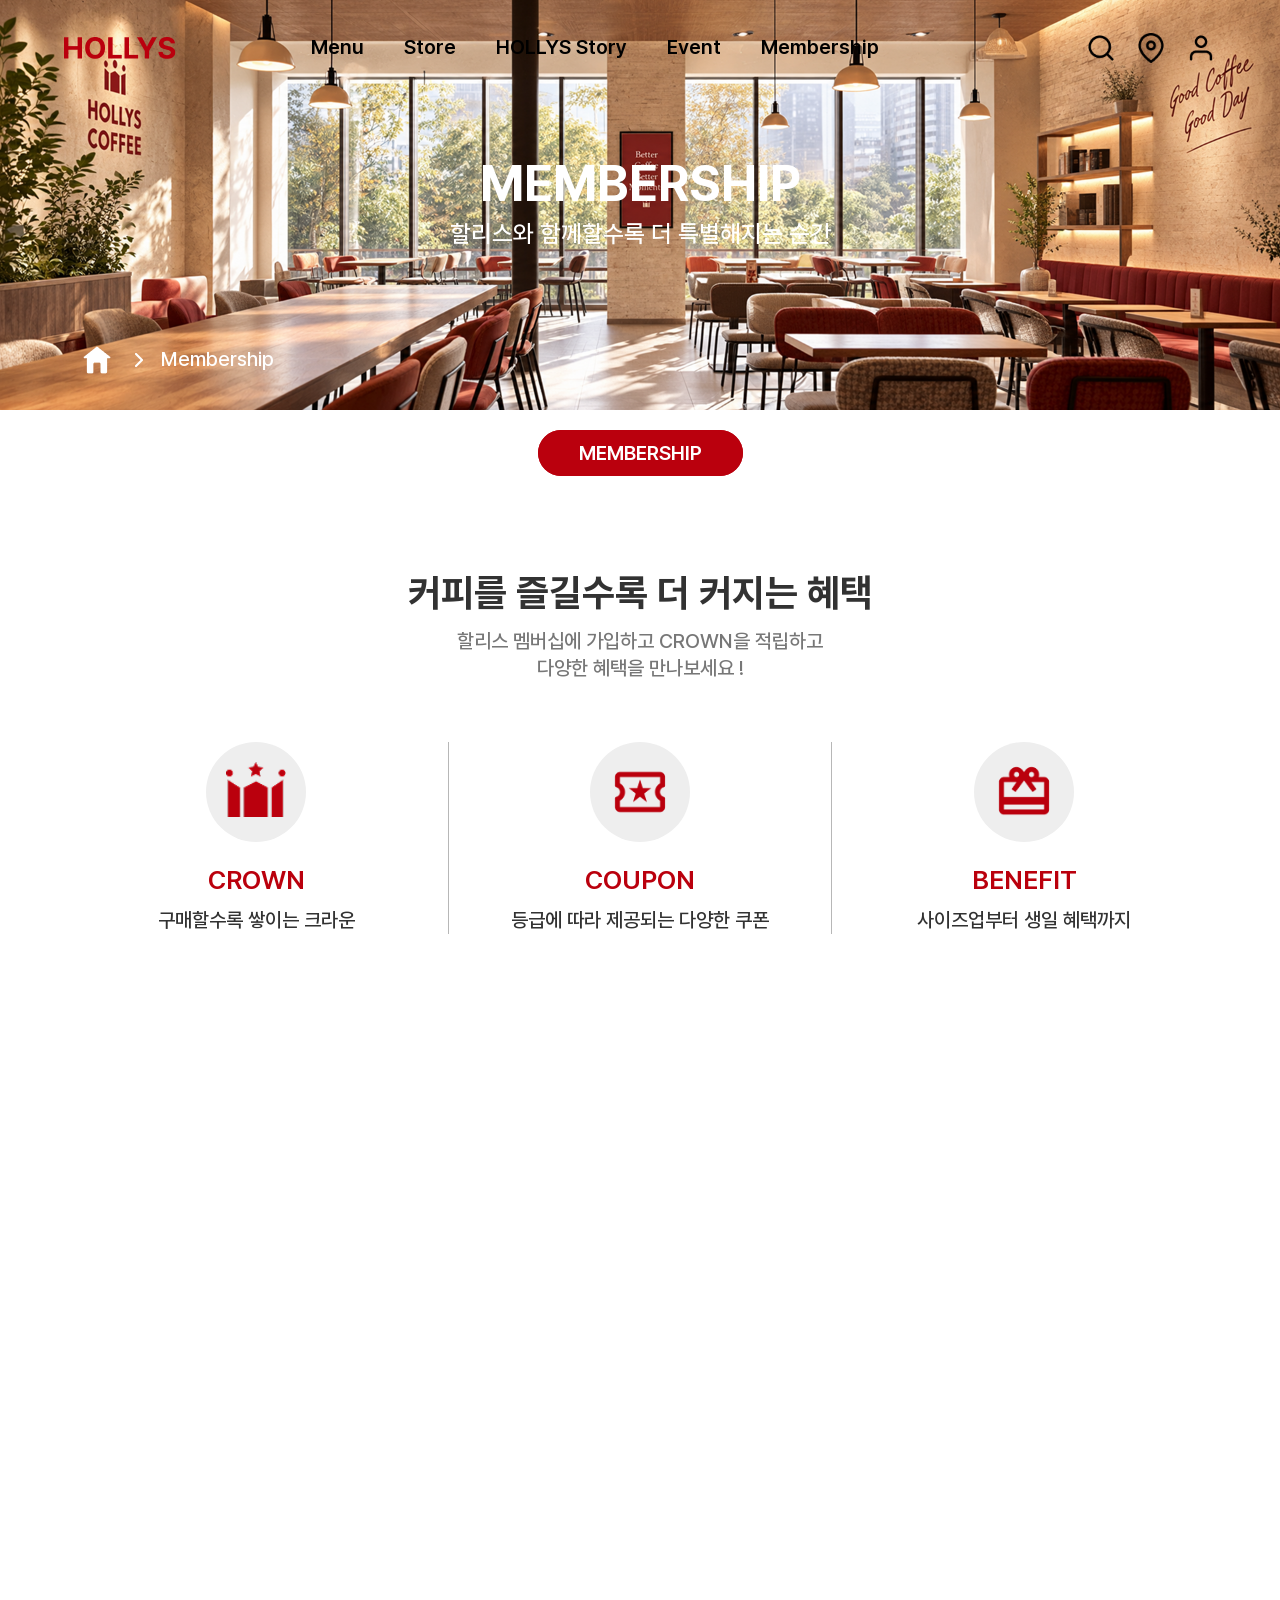
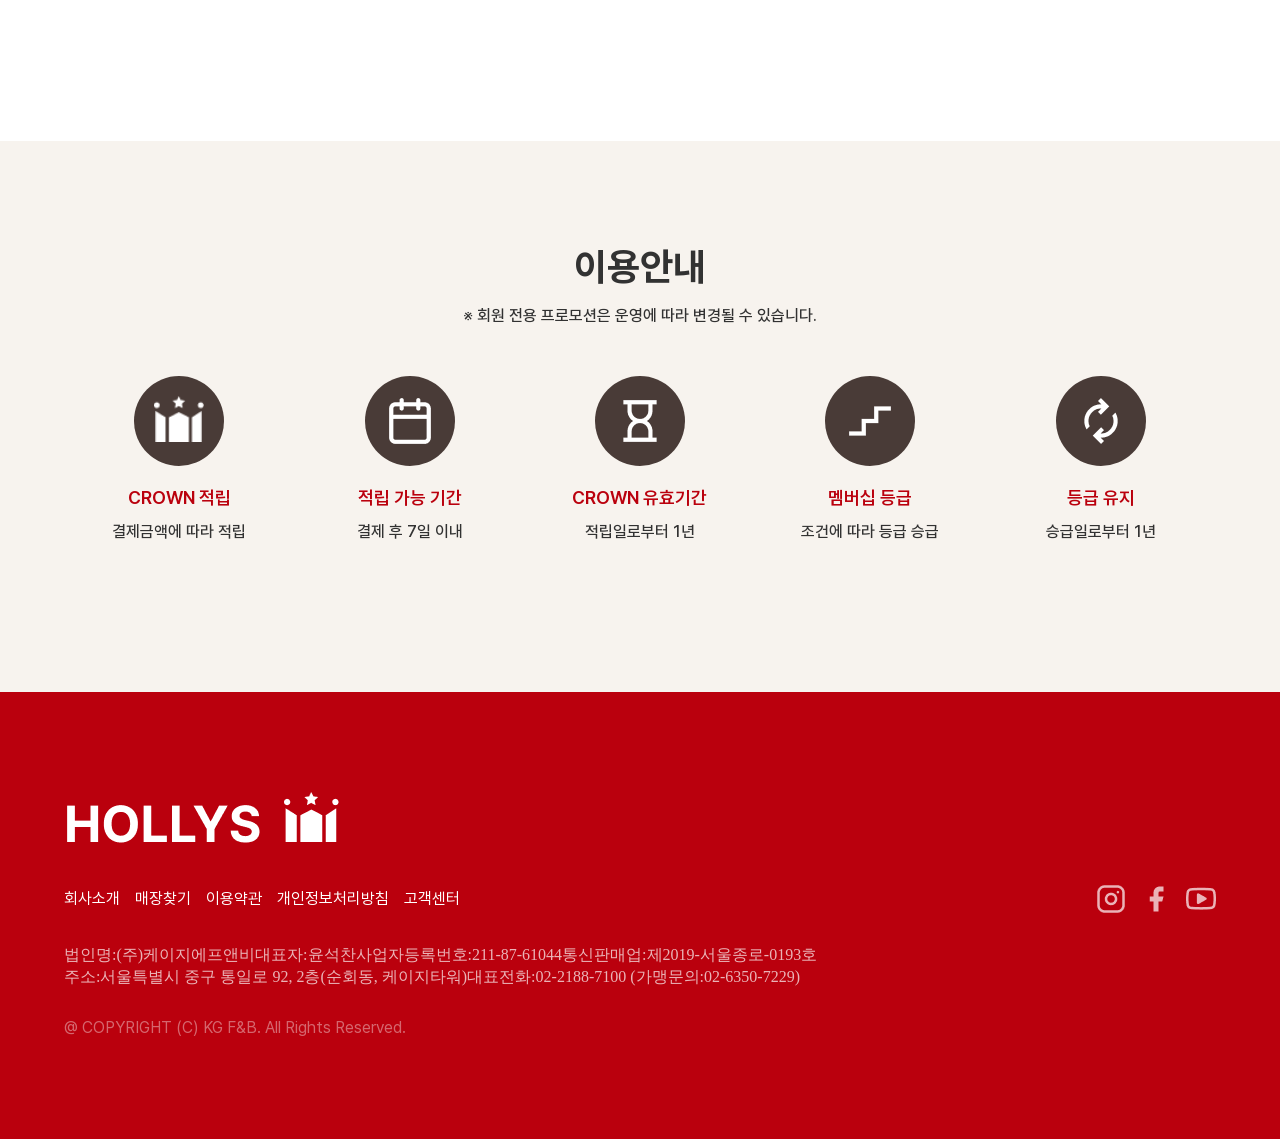
<file: doc/membership.html>
<!DOCTYPE html>
<html lang="ko">
<head>
  <meta charset="UTF-8">
  <meta name="viewport" content="width=device-width, initial-scale=1.0">
  <title>할리스</title>
  <!--favicon-->
  <link rel="icon" href="../img/common/favicon.png">

  <!--font-->
  <link rel="stylesheet" href="../css/font.css">

  <!--css-->
  <link rel="stylesheet" href="../css/reset.css">
  <link rel="stylesheet" href="../css/swiper-bundle.min.css">
  <link rel="stylesheet" href="../css/aos.css">
  <link rel="stylesheet" href="../css/common.css">
  <link rel="stylesheet" href="../css/sub.css">

  <!--js-->
  <script src="../js/jquery-3.6.0.min.js"></script>
  <script src="../js/swiper-bundle.min.js"></script>
  <script src="../js/aos.js"></script>
  <script src="../js/main.js"></script>

</head>
<body>
  
  <div id="wrap">

    <header>

      <div class="inner">

        <h1><a href="../index.html"><img src="../img/common/hollys_logo.png" alt="할리스커피"></a></h1>

        <nav>
          <ul class="gnb">
            <li>
              <a href="menu.html">Menu</a>
              <ul class="depth2">
                <li><a href="menu.html">COFFEE</a></li>
                <li><a href="#">BEVERAGE</a></li>
                <li><a href="#">DESSERT</a></li>
                <li><a href="#">MD</a></li>
              </ul>
            </li>

            <li>
              <a href="store.html">Store</a>
              <ul class="depth2">
                <li><a href="store.html">매장 찾기</a></li>
              </ul>
            </li>

            <li>
              <a href="story.html">HOLLYS Story</a>
              <ul class="depth2">
                <li><a href="story.html">브랜드 스토리</a></li>
                <li><a href="#">커피 스토리</a></li>
                <li><a href="#">할리스 공간</a></li>
              </ul>
            </li>

            <li>
              <a href="event.html">Event</a>
              <ul class="depth2">
                <li><a href="event.html">EVENT</a></li>
                <li><a href="#">NOTICE</a></li>
              </ul>
            </li>

            <li>
              <a href="membership.html">Membership</a>
            </li>
          </ul><!--.gnb-->

          <div class="mgnb-wrap">

            <div class="mgnb-inner">

              <div class="tit"><img src="../img/common/hollys_logo_w.png" alt="할리스커피"></div><!--.tit-->

              <ul class="mgnb">
                <li>
                  <a href="#">Menu</a>
                  <ul class="mdepth2">
                    <li><a href="menu.html">COFFEE</a></li>
                    <li><a href="#">BEVERAGE</a></li>
                    <li><a href="#">DESSERT</a></li>
                    <li><a href="#">MD</a></li>
                  </ul><!--.mdepth2-->
                </li>

                <li>
                  <a href="#">Store</a>
                  <ul class="mdepth2">
                    <li><a href="store.html">매장 찾기</a></li>
                  </ul><!--.mdepth2-->
                </li>

                <li>
                  <a href="#">HOLLYS Story</a>
                  <ul class="mdepth2">
                    <li><a href="story.html">브랜드 스토리</a></li>
                    <li><a href="#">커피 스토리</a></li>
                    <li><a href="#">할리스 공간</a></li>
                  </ul><!--.mdepth2-->
                </li>

                <li>
                  <a href="membership.html">Membership</a>
                </li>
                
              </ul><!--.mgnb-->

            </div><!--.mgnb-inner-->

            <button type="button" class="mgnb-close">전체메뉴닫기</button>

          </div><!--.mgnb-wrap-->
        </nav>

        <div class="utill">
          <button type="button" class="btn-search">검색창</button>
          <a href="store.html" class="btn-pin">위치검색</a>
          <button type="button" class="btn-mypage">마이페이지</button>
          <button type="button" class="btn-ham">햄버거</button>
        </div><!--.utill-->

      </div><!--.inner-->

      <div class="search">
        <form>
          <fieldset>
            <legend>검색영역</legend>
            <div>
              <input type="text" placeholder="검색어를 입력해주세요">
              <button type="button" class="search-btn">검색</button>
            </div>
          </fieldset>
        </form>
      </div><!--.search-->

      <div class="depth2-bg"></div><!--depth2-bg-->

    </header>

    <div id="container">

      <div class="sub-visual bg-membership">

        <div class="inner">

          <h2>MEMBERSHIP</h2>
          <P>할리스와 함께할수록 더 특별해지는 순간</P>

          
          <ul class="breadcrumbs">
            <li><a href="../index.html"><img src="../img/sub/home_w.png" alt="홈으로"></a></li>
            <li><img src="../img/sub/chevron_right_w.png" alt="이동"></li>
            <li><a href="../doc/membership.html">Membership</a></li>
          </ul><!--.breadcrumbs-->

        </div><!--.inner-->

      </div><!--.bg-menu-->

      <div class="lnb">
        <ul>
          <li class="active"><a href="../doc/membership.html">MEMBERSHIP</a></li>
        </ul>
      </div><!--.lnb-->

    </div><!--#container-->

    <div class="content membership">
      <div class="inner">
        <div class="mem-txt">
          <h2>커피를 즐길수록 더 커지는 혜택</h2>
          <strong>할리스 멤버십에 가입하고 CROWN을 적립하고<br>다양한 혜택을 만나보세요 !</strong>
        </div>

        <ul class="top-mem">
          <li>
            <div class="mem-img"><img src="../img/sub/membership_logo.png" alt="크라운"></div>
            <dl>
              <dt>CROWN</dt>
              <dd>구매할수록 쌓이는 크라운</dd>
            </dl>
          </li>

          <li>
            <div class="mem-img"><img src="../img/sub/coupon.png" alt="쿠폰"></div>
            <dl>
              <dt>COUPON</dt>
              <dd>등급에 따라 제공되는 다양한 쿠폰</dd>
            </dl>
          </li>

          <li>
            <div class="mem-img"><img src="../img/sub/benefit.png" alt="혜택"></div>
            <dl>
              <dt>BENEFIT</dt>
              <dd>사이즈업부터 생일 혜택까지</dd>
            </dl>
          </li>
        </ul>
      </div><!--.inner-->

      <div class="earn">

        <div class="crown-txt" data-aos="fade-right">
          <h2>한 잔의 커피가<br>하나의 CROWN이 됩니다</h2>
          <p>작은 차이가 만드는 한 잔</p>
          <div class="btn-more"><a href="#">CROWN 적립 안내</a></div>
        </div><!--.txt-->
        
        <div class="swiper crown" data-aos="fade-left">

          <ul class="swiper-wrapper">

            <li class="swiper-slide">
              <img src="../img/sub/logo_silver.png" alt="실버 크라운">
              <h5>SILVER</h5>
              <ul>
                <li>월컴 아메리카노 R 무료 쿠폰</li>
                <li>아메리카노 1+1 쿠폰</li>
                <li>현금영수증 자동 소득공제</li>
              </ul>
            </li><!--swiper-slide-->

            <li class="swiper-slide">
              <img src="../img/sub/logo_gold.png" alt="골드 크라운">
              <h5>GOLD</h5>
              <ul>
                <li>월컴 아메리카노 R 무료 쿠폰</li>
                <li>사이즈업 1일 1회</li>
                <li>아메리카노 1+1 쿠폰</li>
              </ul>
            </li><!--swiper-slide-->

            <li class="swiper-slide">
              <img src="../img/sub/story_logo.png" alt="레드 크라운">
              <h5>RED</h5>
              <ul>
                <li>베스트셀러 음료 R 무료 쿠폰</li>
                <li>아메리카노 1+1 쿠폰</li>
                <li>사이즈업 1일 1회</li>
              </ul>
            </li><!--swiper-slide-->

            <li class="swiper-slide">
              <img src="../img/sub/logo_black.png" alt="다이아 크라운">
              <h5>DIAMOND</h5>
              <ul>
                <li>홀케이크 무료 쿠폰</li>
                <li>베스트셀러 음료 R 무료 쿠폰</li>
                <li>생일 미니 케이크 무료 쿠폰</li>
              </ul>
            </li><!--swiper-slide-->

          </ul><!--.swiper-wrapper-->

          <div class="swiper-pagination"></div>
        
        </div><!--.swiper-->

      </div><!--.earn-->

      <div class="guide">
        <h3>이용안내</h3>
        <p>※ 회원 전용 프로모션은 운영에 따라 변경될 수 있습니다. </p>

        <div class="inner">
          <ul>
            <li>
              <div class="guide-img"><img src="../img/sub/logo_w.png" alt="크라운"></div>
              <dl>
                <dt>CROWN 적립</dt>
                <dd>결제금액에 따라 적립</dd>
              </dl>
            </li>

            <li>
              <div class="guide-img"><img src="../img/sub/calendar.png" alt="달력"></div>
              <dl>
                <dt>적립 가능 기간</dt>
                <dd>결제 후 7일 이내</dd>
              </dl>
            </li>

            <li>
              <div class="guide-img"><img src="../img/sub/hourglass.png" alt="모래시계"></div>
              <dl>
                <dt>CROWN 유효기간</dt>
                <dd>적립일로부터 1년</dd>
              </dl>
            </li>

            <li>
              <div class="guide-img"><img src="../img/sub/stairs.png" alt="계단"></div>
              <dl>
                <dt>멤버십 등급</dt>
                <dd>조건에 따라 등급 승급</dd>
              </dl>
            </li>

            <li>
              <div class="guide-img"><img src="../img/sub/autorenew.png" alt="루프"></div>
              <dl>
                <dt>등급 유지</dt>
                <dd>승급일로부터 1년</dd>
              </dl>
            </li>
          </ul>
        </div><!--.inner-->

      </div><!--.guide-->
    </div><!--.contetn membership-->

    <footer>

      <div class="inner">

        <div class="f-logo">
          <img src="../img/common/hollys_logo_w.png" alt="할리스커피">
        </div><!--f-logo-->

        <div class="f-link">
          <ul>
            <li><a href="#">회사소개</a></li>
            <li><a href="#">매장찾기</a></li>
            <li><a href="#">이용약관</a></li>
            <li><a href="#">개인정보처리방침</a></li>
            <li><a href="#">고객센터</a></li>
          </ul>
          
          <ul class="f-icon">
            <li><a href="#"><img src="../img/common/instagram.png" alt="인스타그램"></a></li>
            <li><a href="#"><img src="../img/common/facebook.png" alt="페이스북"></a></li>
            <li><a href="#"><img src="../img/common/youtube.png" alt="유튜브"></a></li>
          </ul>
        </div><!--.f-link-->

        <address>
          <span>법인명:(주)케이지에프앤비</span><span>대표자:윤석찬</span><span>사업자등록번호:211-87-61044</span><span>통신판매업:제2019-서울종로-0193호</span><br>
          <span>주소:서울특별시 중구 통일로 92, 2층(순회동, 케이지타워)</span><span>대표전화:02-2188-7100 (가맹문의:02-6350-7229)</span>
        </address>

        <div class="copy">
          <p>@ COPYRIGHT (C) KG F&B. All Rights Reserved.</p>
        </div>
      </div><!--.inner-->

    </footer>

  </div><!--#wrap-->

  <script>
    $(document).ready(function(){

        AOS.init(); 

    });
  </script>

</body>
</html>
</file>
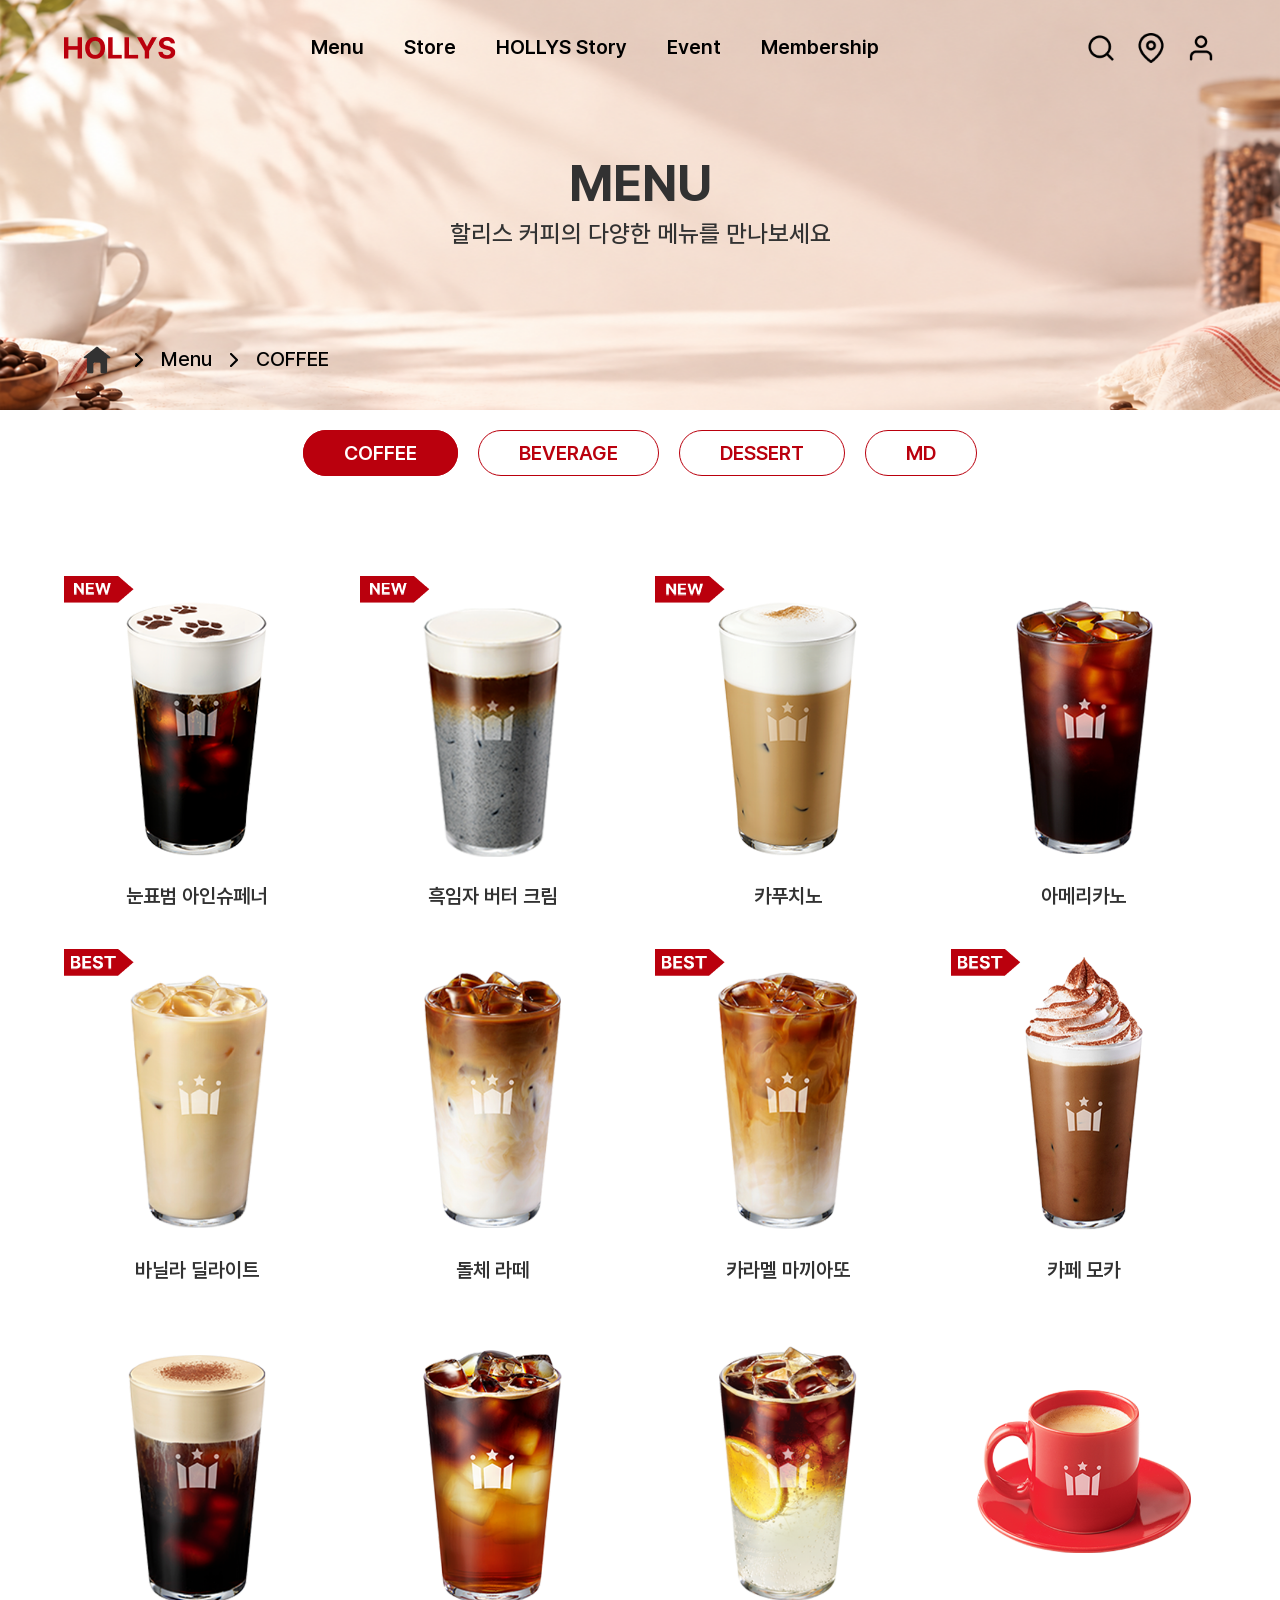
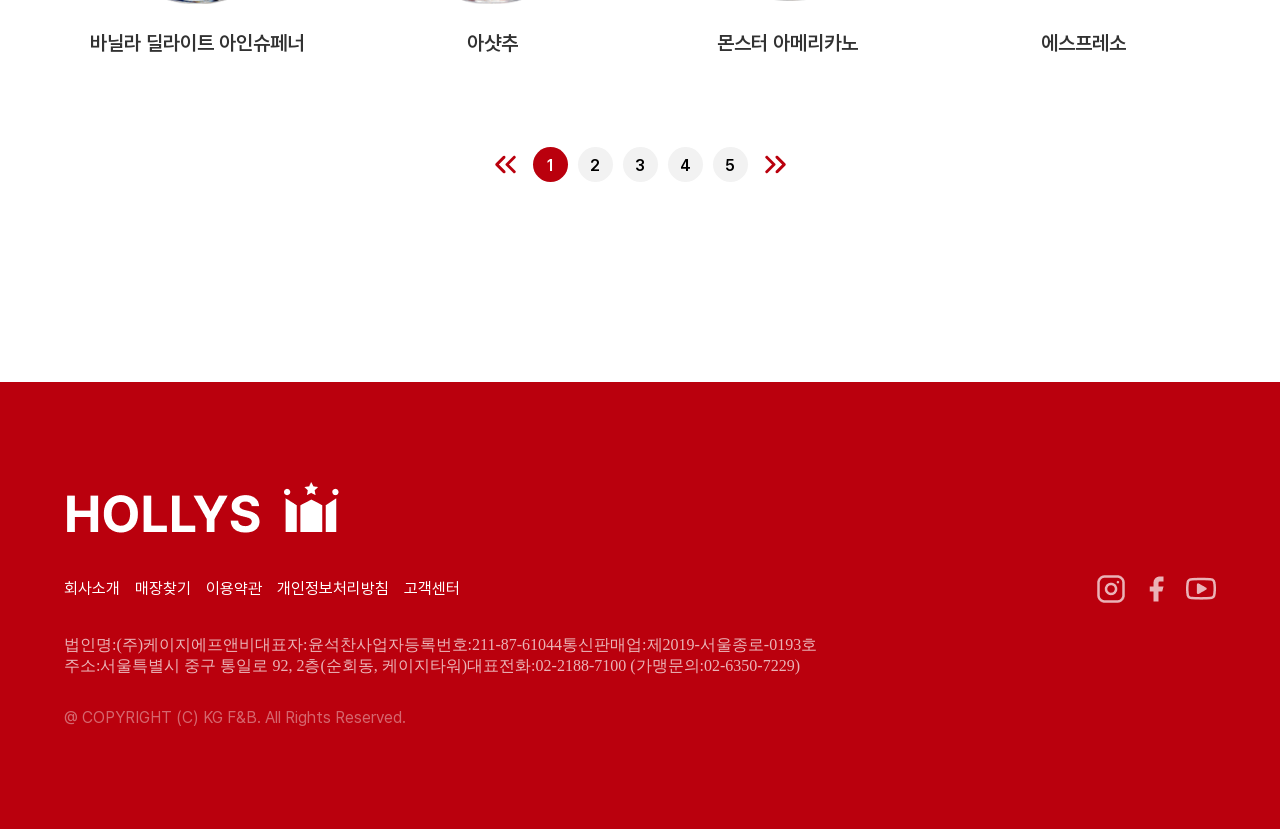
<file: doc/menu.html>
<!DOCTYPE html>
<html lang="ko">
<head>
  <meta charset="UTF-8">
  <meta name="viewport" content="width=device-width, initial-scale=1.0">
  <title>할리스</title>
  <!--favicon-->
  <link rel="icon" href="../img/common/favicon.png">

  <!--font-->
  <link rel="stylesheet" href="../css/font.css">

  <!--css-->
  <link rel="stylesheet" href="../css/reset.css">
  <link rel="stylesheet" href="../css/swiper-bundle.min.css">
  <link rel="stylesheet" href="../css/aos.css">
  <link rel="stylesheet" href="../css/common.css">
  <link rel="stylesheet" href="../css/sub.css">

  <!--js-->
  <script src="../js/jquery-3.6.0.min.js"></script>
  <script src="../js/swiper-bundle.min.js"></script>
  <script src="../js/aos.js"></script>
  <script src="../js/main.js"></script>

</head>
<body>
  
  <div id="wrap">

    <header>

      <div class="inner">

        <h1><a href="../index.html"><img src="../img/common/hollys_logo.png" alt="할리스커피"></a></h1>

        <nav>
          <ul class="gnb">
            <li>
              <a href="menu.html">Menu</a>
              <ul class="depth2">
                <li><a href="menu.html">COFFEE</a></li>
                <li><a href="#">BEVERAGE</a></li>
                <li><a href="#">DESSERT</a></li>
                <li><a href="#">MD</a></li>
              </ul>
            </li>

            <li>
              <a href="store.html">Store</a>
              <ul class="depth2">
                <li><a href="store.html">매장 찾기</a></li>
              </ul>
            </li>

            <li>
              <a href="story.html">HOLLYS Story</a>
              <ul class="depth2">
                <li><a href="story.html">브랜드 스토리</a></li>
                <li><a href="#">커피 스토리</a></li>
                <li><a href="#">할리스 공간</a></li>
              </ul>
            </li>

            <li>
              <a href="event.html">Event</a>
              <ul class="depth2">
                <li><a href="event.html">EVENT</a></li>
                <li><a href="#">NOTICE</a></li>
              </ul>
            </li>

            <li>
              <a href="membership.html">Membership</a>
            </li>
          </ul><!--.gnb-->

          <div class="mgnb-wrap">

            <div class="mgnb-inner">

              <div class="tit"><img src="../img/common/hollys_logo_w.png" alt="할리스커피"></div><!--.tit-->

              <ul class="mgnb">
                <li>
                  <a href="#">Menu</a>
                  <ul class="mdepth2">
                    <li><a href="menu.html">COFFEE</a></li>
                    <li><a href="#">BEVERAGE</a></li>
                    <li><a href="#">DESSERT</a></li>
                    <li><a href="#">MD</a></li>
                  </ul><!--.mdepth2-->
                </li>

                <li>
                  <a href="#">Store</a>
                  <ul class="mdepth2">
                    <li><a href="store.html">매장 찾기</a></li>
                  </ul><!--.mdepth2-->
                </li>

                <li>
                  <a href="#">HOLLYS Story</a>
                  <ul class="mdepth2">
                    <li><a href="story.html">브랜드 스토리</a></li>
                    <li><a href="#">커피 스토리</a></li>
                    <li><a href="#">할리스 공간</a></li>
                  </ul><!--.mdepth2-->
                </li>

                <li>
                  <a href="membership.html">Membership</a>
                </li>
                
              </ul><!--.mgnb-->

            </div><!--.mgnb-inner-->

            <button type="button" class="mgnb-close">전체메뉴닫기</button>

          </div><!--.mgnb-wrap-->
        </nav>

        <div class="utill">
          <button type="button" class="btn-search">검색창</button>
          <a href="store.html" class="btn-pin">위치검색</a>
          <button type="button" class="btn-mypage">마이페이지</button>
          <button type="button" class="btn-ham">햄버거</button>
        </div><!--.utill-->

      </div><!--.inner-->

      <div class="search">
        <form>
          <fieldset>
            <legend>검색영역</legend>
            <div>
              <input type="text" placeholder="검색어를 입력해주세요">
              <button type="button" class="search-btn">검색</button>
            </div>
          </fieldset>
        </form>
      </div><!--.search-->

      <div class="depth2-bg"></div><!--depth2-bg-->

    </header>

    <div id="container" class="menu">

      <div class="sub-visual bg-menu">

        <div class="inner">

          <h2>MENU</h2>
          <P>할리스 커피의 다양한 메뉴를 만나보세요</P>

          
          <ul class="breadcrumbs">
            <li><a href="../index.html"><img src="../img/sub/home.png" alt="홈으로"></a></li>
            <li><img src="../img/sub/chevron-right.png" alt="이동"></li>
            <li><a href="../doc/menu.html">Menu</a></li>
            <li><img src="../img/sub/chevron-right.png" alt="이동"></li>
            <li><a href="#">COFFEE</a></li>
          </ul><!--.breadcrumbs-->

        </div><!--.inner-->

      </div><!--.bg-menu-->

      <div class="lnb">
        <ul>
          <li class="active"><a href="../doc/menu.html">COFFEE</a></li>
          <li><a href="#">BEVERAGE</a></li>
          <li><a href="#">DESSERT</a></li>
          <li><a href="#">MD</a></li>
        </ul>
      </div><!--.lnb-->

      <div class="select">
        <select>
          <option>COFFEE</option>
          <option>BEVERAGE</option>
          <option>DESSERT</option>
          <option>MD</option>
        </select>
      </div><!--.select-->

    </div><!--#container-->

    <div class="content">

      <div class="inner">

        <ul class="menu-list">
          <li>
            <div class="menu">
              <img src="../img/sub/menu_1.png" alt="눈표범 아인슈페너">
              <p>눈표범 아인슈페너</p>
            </div><!--.menu-->

            <div class="menu-tab">
              <strong>눈표범 아인슈페너</strong>
              <p>5,800원</p>
              <div class="btn-more"><a href="#">VIEW MORE</a></div>
            </div><!--.menu-tab-->
          </li>

          <li>
            <div class="menu">
              <img src="../img/sub/menu_2.png" alt="흑임자 버터 크림">
              <p>흑임자 버터 크림</p>
            </div><!--.menu-->

            <div class="menu-tab">
              <strong>흑임자 버터 크림</strong>
              <p>6,200원</p>
              <div class="btn-more"><a href="#">VIEW MORE</a></div>
            </div><!--.menu-tab-->
          </li>

          <li>
            <div class="menu">
              <img src="../img/sub/menu_3.png" alt="카푸치노">
              <p>카푸치노</p>
            </div><!--.menu-->

            <div class="menu-tab">
              <strong>카푸치노</strong>
              <p>5,200원</p>
              <div class="btn-more"><a href="#">VIEW MORE</a></div>
            </div><!--.menu-tab-->
          </li>

          <li>
            <div class="menu">
              <img src="../img/sub/menu_4.png" alt="아메리카노">
              <p>아메리카노</p>
            </div><!--.menu-->

            <div class="menu-tab">
              <strong>아메리카노</strong>
              <p>4,700원</p>
              <div class="btn-more"><a href="#">VIEW MORE</a></div>
            </div><!--.menu-tab-->
          </li>

          <li>
            <div class="menu">
              <img src="../img/sub/menu_5.png" alt="바닐라 딜라이트">
              <p>바닐라 딜라이트</p>
            </div><!--.menu-->

            <div class="menu-tab">
              <strong>바닐라 딜라이트</strong>
              <p>6,200원</p>
              <div class="btn-more"><a href="#">VIEW MORE</a></div>
            </div><!--.menu-tab-->
          </li>

          <li>
            <div class="menu">
              <img src="../img/sub/menu_6.png" alt="돌체 라떼">
              <p>돌체 라떼</p>
            </div><!--.menu-->

            <div class="menu-tab">
              <strong>돌체 라떼</strong>
              <p>6,200원</p>
              <div class="btn-more"><a href="#">VIEW MORE</a></div>
            </div><!--.menu-tab-->
          </li>

          <li>
            <div class="menu">
              <img src="../img/sub/menu_7.png" alt="카라멜 마끼아또">
              <p>카라멜 마끼아또</p>
            </div><!--.menu-->

            <div class="menu-tab">
              <strong>카라멜 마끼아또</strong>
              <p>6,200원</p>
              <div class="btn-more"><a href="#">VIEW MORE</a></div>
            </div><!--.menu-tab-->
          </li>

          <li>
            <div class="menu">
              <img src="../img/sub/menu_8.png" alt="카페 모카">
              <p>카페 모카</p>
            </div><!--.menu-->

            <div class="menu-tab">
              <strong>카페 모카</strong>
              <p>5,800원</p>
              <div class="btn-more"><a href="#">VIEW MORE</a></div>
            </div><!--.menu-tab-->
          </li>

          <li>
            <div class="menu">
              <img src="../img/sub/menu_9.png" alt="바닐라 딜라이트 아인슈페너">
              <p>바닐라 딜라이트 아인슈페너</p>
            </div><!--.menu-->

            <div class="menu-tab">
              <strong>바닐라 딜라이트 아인슈페너</strong>
              <p>5,800원</p>
              <div class="btn-more"><a href="#">VIEW MORE</a></div>
            </div><!--.menu-tab-->
          </li>

          <li>
            <div class="menu">
              <img src="../img/sub/menu_10.png" alt="아샷추">
              <p>아샷추</p>
            </div><!--.menu-->

            <div class="menu-tab">
              <strong>아샷추</strong>
              <p>5,400원</p>
              <div class="btn-more"><a href="#">VIEW MORE</a></div>
            </div><!--.menu-tab-->
          </li>

          <li>
            <div class="menu">
              <img src="../img/sub/menu_11.png" alt="몬스터 아메리카노">
              <p>몬스터 아메리카노</p>
            </div><!--.menu-->

            <div class="menu-tab">
              <strong>몬스터 아메리카노</strong>
              <p>5,200원</p>
              <div class="btn-more"><a href="#">VIEW MORE</a></div>
            </div><!--.menu-tab-->
          </li>

          <li>
            <div class="menu">
              <img src="../img/sub/menu_12.png" alt="에스프레소">
              <p>에스프레소</p>
            </div><!--.menu-->

            <div class="menu-tab">
              <strong>에스프레소</strong>
              <p>4,000원</p>
              <div class="btn-more"><a href="#">VIEW MORE</a></div>
            </div><!--.menu-tab-->
          </li>
        </ul><!--.menu-list-->

        <ol class="paging">
          <li><a href="menu.html"><img src="../img/sub/chevrons-left.png" alt="첫페이지로 이동"></a></li>
          <li class="active"><a href="#">1</a></li>
          <li><a href="#">2</a></li>
          <li><a href="#">3</a></li>
          <li><a href="#">4</a></li>
          <li><a href="#">5</a></li>
          <li><a href="#"><img src="../img/sub/chevrons-right.png" alt="마지막페이지로 이동"></a></li>
        </ol><!--.paging-->

      </div><!--.inner-->

    </div><!--.content-->


    <footer>

      <div class="inner">

        <div class="f-logo">
          <img src="../img/common/hollys_logo_w.png" alt="할리스커피">
        </div><!--f-logo-->

        <div class="f-link">
          <ul>
            <li><a href="#">회사소개</a></li>
            <li><a href="#">매장찾기</a></li>
            <li><a href="#">이용약관</a></li>
            <li><a href="#">개인정보처리방침</a></li>
            <li><a href="#">고객센터</a></li>
          </ul>
          
          <ul class="f-icon">
            <li><a href="#"><img src="../img/common/instagram.png" alt="인스타그램"></a></li>
            <li><a href="#"><img src="../img/common/facebook.png" alt="페이스북"></a></li>
            <li><a href="#"><img src="../img/common/youtube.png" alt="유튜브"></a></li>
          </ul>
        </div><!--.f-link-->

        <address>
          <span>법인명:(주)케이지에프앤비</span><span>대표자:윤석찬</span><span>사업자등록번호:211-87-61044</span><span>통신판매업:제2019-서울종로-0193호</span><br>
          <span>주소:서울특별시 중구 통일로 92, 2층(순회동, 케이지타워)</span><span>대표전화:02-2188-7100 (가맹문의:02-6350-7229)</span>
        </address>

        <div class="copy">
          <p>@ COPYRIGHT (C) KG F&B. All Rights Reserved.</p>
        </div>
      </div><!--.inner-->

    </footer>

  </div><!--#wrap-->

</body>
</html>
</file>
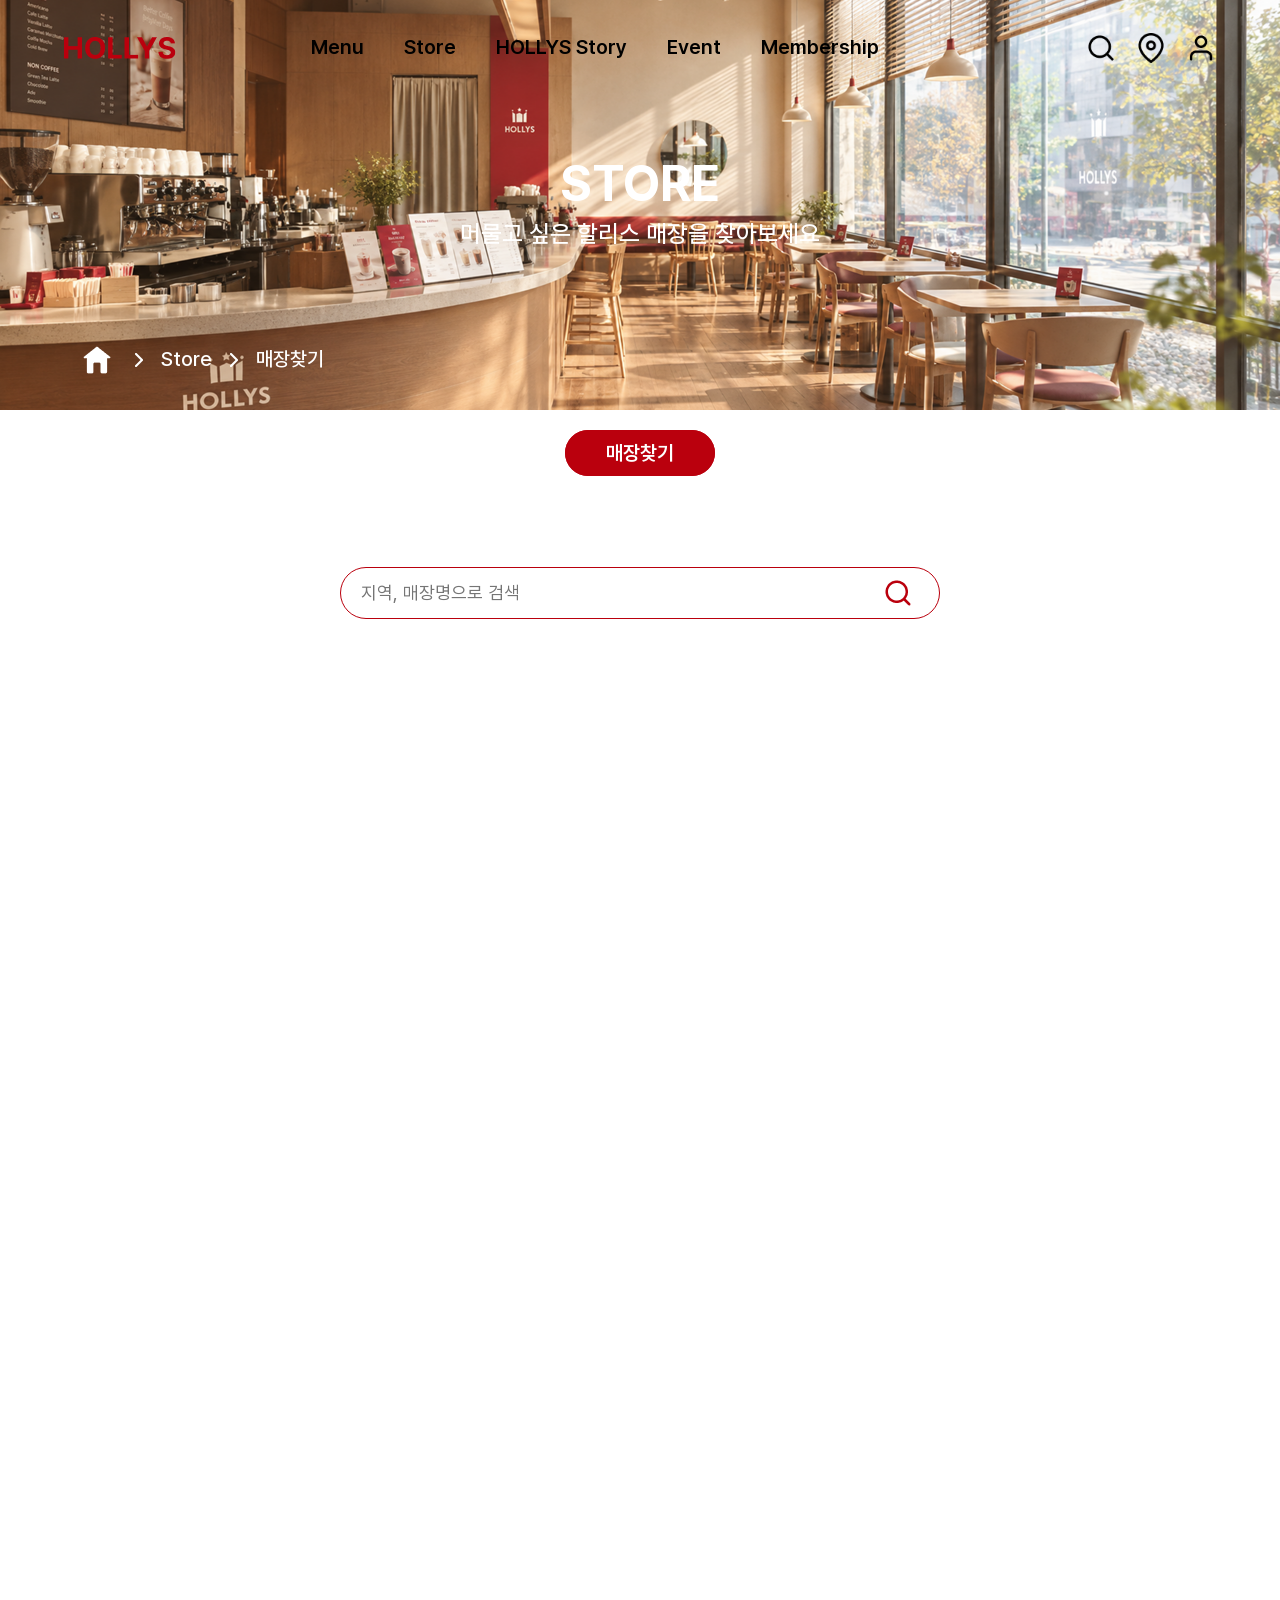
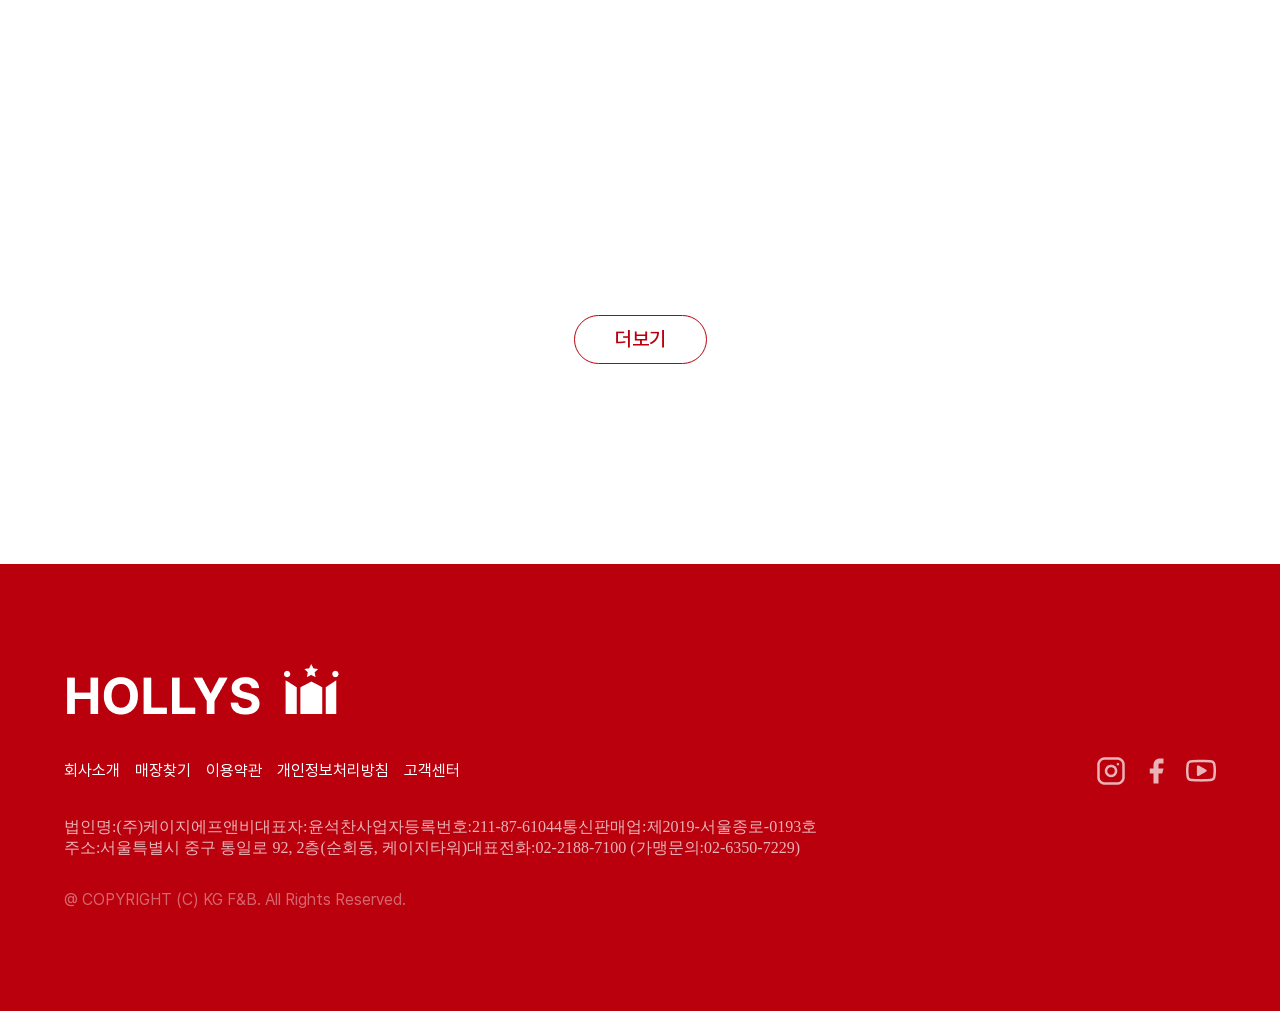
<file: doc/store.html>
<!DOCTYPE html>
<html lang="ko">
<head>
  <meta charset="UTF-8">
  <meta name="viewport" content="width=device-width, initial-scale=1.0">
  <title>할리스</title>
  <!--favicon-->
  <link rel="icon" href="../img/common/favicon.png">

  <!--font-->
  <link rel="stylesheet" href="../css/font.css">

  <!--css-->
  <link rel="stylesheet" href="../css/reset.css">
  <link rel="stylesheet" href="../css/swiper-bundle.min.css">
  <link rel="stylesheet" href="../css/aos.css">
  <link rel="stylesheet" href="../css/common.css">
  <link rel="stylesheet" href="../css/sub.css">

  <!--js-->
  <script src="../js/jquery-3.6.0.min.js"></script>
  <script src="../js/swiper-bundle.min.js"></script>
  <script src="../js/aos.js"></script>
  <script src="../js/main.js"></script>

</head>
<body>
  
  <div id="wrap">

    <header>

      <div class="inner">

        <h1><a href="../index.html"><img src="../img/common/hollys_logo.png" alt="할리스커피"></a></h1>

        <nav>
          <ul class="gnb">
            <li>
              <a href="menu.html">Menu</a>
              <ul class="depth2">
                <li><a href="menu.html">COFFEE</a></li>
                <li><a href="#">BEVERAGE</a></li>
                <li><a href="#">DESSERT</a></li>
                <li><a href="#">MD</a></li>
              </ul>
            </li>

            <li>
              <a href="store.html">Store</a>
              <ul class="depth2">
                <li><a href="store.html">매장 찾기</a></li>
              </ul>
            </li>

            <li>
              <a href="story.html">HOLLYS Story</a>
              <ul class="depth2">
                <li><a href="story.html">브랜드 스토리</a></li>
                <li><a href="#">커피 스토리</a></li>
                <li><a href="#">할리스 공간</a></li>
              </ul>
            </li>

            <li>
              <a href="event.html">Event</a>
              <ul class="depth2">
                <li><a href="event.html">EVENT</a></li>
                <li><a href="#">NOTICE</a></li>
              </ul>
            </li>

            <li>
              <a href="membership.html">Membership</a>
            </li>
          </ul><!--.gnb-->

          <div class="mgnb-wrap">

            <div class="mgnb-inner">

              <div class="tit"><img src="../img/common/hollys_logo_w.png" alt="할리스커피"></div><!--.tit-->

              <ul class="mgnb">
                <li>
                  <a href="#">Menu</a>
                  <ul class="mdepth2">
                    <li><a href="menu.html">COFFEE</a></li>
                    <li><a href="#">BEVERAGE</a></li>
                    <li><a href="#">DESSERT</a></li>
                    <li><a href="#">MD</a></li>
                  </ul><!--.mdepth2-->
                </li>

                <li>
                  <a href="#">Store</a>
                  <ul class="mdepth2">
                    <li><a href="store.html">매장 찾기</a></li>
                  </ul><!--.mdepth2-->
                </li>

                <li>
                  <a href="#">HOLLYS Story</a>
                  <ul class="mdepth2">
                    <li><a href="story.html">브랜드 스토리</a></li>
                    <li><a href="#">커피 스토리</a></li>
                    <li><a href="#">할리스 공간</a></li>
                  </ul><!--.mdepth2-->
                </li>

                <li>
                  <a href="membership.html">Membership</a>
                </li>
                
              </ul><!--.mgnb-->

            </div><!--.mgnb-inner-->

            <button type="button" class="mgnb-close">전체메뉴닫기</button>

          </div><!--.mgnb-wrap-->
        </nav>

        <div class="utill">
          <button type="button" class="btn-search">검색창</button>
          <a href="store.html" class="btn-pin">위치검색</a>
          <button type="button" class="btn-mypage">마이페이지</button>
          <button type="button" class="btn-ham">햄버거</button>
        </div><!--.utill-->

      </div><!--.inner-->

      <div class="search">
        <form>
          <fieldset>
            <legend>검색영역</legend>
            <div>
              <input type="text" placeholder="검색어를 입력해주세요">
              <button type="button" class="search-btn">검색</button>
            </div>
          </fieldset>
        </form>
      </div><!--.search-->

      <div class="depth2-bg"></div><!--depth2-bg-->

    </header>

    <div id="container">

      <div class="sub-visual bg-store">

        <div class="inner">

          <h2>STORE</h2>
          <P>머물고 싶은 할리스 매장을 찾아보세요</P>

          
          <ul class="breadcrumbs">
            <li><a href="../index.html"><img src="../img/sub/home_w.png" alt="홈으로"></a></li>
            <li><img src="../img/sub/chevron_right_w.png" alt="이동"></li>
            <li><a href="../doc/store.html">Store</a></li>
            <li><img src="../img/sub/chevron_right_w.png" alt="이동"></li>
            <li><a href="store.html">매장찾기</a></li>
          </ul><!--.breadcrumbs-->

        </div><!--.inner-->

      </div><!--.bg-menu-->

      <div class="lnb">
        <ul>
          <li class="active"><a href="../doc/store.html">매장찾기</a></li>
        </ul>
      </div><!--.lnb-->

    </div><!--#container-->

    <div class="content">

      <div class="inner">

        <div class="sub-search">
          <form>
            <fieldset>
              <legend>검색영역</legend>
              <div>
                <input type="text" placeholder="지역, 매장명으로 검색">
                <button type="button" class="search-btn">검색</button>
              </div>
            </fieldset>
          </form>
        </div><!--.search-->

        <div class="location">
          <iframe src="https://www.google.com/maps/embed?pb=!1m3!2m1!1z7ZWg66as7Iqk7Luk7ZS8!5e0!3m2!1sko!2skr!4v1792130005016!5m2!1sko!2skr" width="100%" height="450" style="border:0;" allowfullscreen="" loading="lazy" referrerpolicy="strict-origin-when-cross-origin"></iframe>
        </div><!--.location-->

        <ul class="store-list">
          <li data-aos="fade-up">
            <h3>할리스 커피(블루뱅 황령산점)</h3>
            <p>부산광역시 남구 횡령산로 391</p>
            <p class="tell">050-71481-1425</p>
          </li>

          <li data-aos="fade-up">
            <h3>할리스 커피(부산서면일번가점)</h3>
            <p>서면로68번길 52</p>
            <p class="tell">051-819-1449</p>
          </li>

          <li data-aos="fade-up">
            <h3>할리스 커피(동부산우체국점)</h3>
            <p>부산광역시 동구 조방로 15</p>
            <p class="tell">051-631-3193</p>
          </li>

          <li data-aos="fade-up">
            <h3>할리스 커피(부산백양대로DI점)</h3>
            <p>부산광역시 사상구 백양대로 621</p>
            <p class="tell">051-311-5399</p>
          </li>

          <li data-aos="fade-up">
            <h3>할리스 커피(부산시민공원점)</h3>
            <p class="tell">부산광역시 부산진구 연지동 106</p>
          </li>

          <li data-aos="fade-up">
            <h3>할리스 커피(부산서부터미널점)</h3>
            <p>부산광역시 사상구 사상로201</p>
            <p class="tell">051-323-0305</p>
          </li>

          <li data-aos="fade-up">
            <h3>할리스 커피(부산경성대점)</h3>
            <p>부산광역시 남구 대연동 56-8</p>
            <p class="tell">050-71481-1425</p>
          </li>

          <li data-aos="fade-up">
            <h3>할리스 커피(부산광안리점)</h3>
            <p>부산광역시 수영구 광안해변로 175</p>
            <p class="tell">051-757-9433</p>
          </li>

          <li data-aos="fade-up">
            <h3>할리스 커피(부산경성대2호점)</h3>
            <p>부산광역시 남구 수영로 306 3F</p>
            <p class="tell">051-611-3021</p>
          </li>

          <li data-aos="fade-up">
            <h3>할리스 커피(부산연산점)</h3>
            <p class="tell">부산광역시 연제구 반송로</p>
          </li>

          <li data-aos="fade-up">
            <h3>할리스 커피(국립부경대청운관점)</h3>
            <p>부산광역시 남구 용소로 45(부경대학교박물관)</p>
            <p class="tell">051-619-7419</p>
          </li>

          <li data-aos="fade-up">
            <h3>할리스 커피(부산역)</h3>
            <p>부산광역시 동구 중앙대로 206 부산역사 3층</p>
            <p class="tell">070-7092-7131</p>
          </li>
        </ul><!--.store-list-->

        <div class="btn-more"><a href="#">더보기</a></div>


      </div><!--.inner-->

    </div><!--.content-->

    <footer>

      <div class="inner">

        <div class="f-logo">
          <img src="../img/common/hollys_logo_w.png" alt="할리스커피">
        </div><!--f-logo-->

        <div class="f-link">
          <ul>
            <li><a href="#">회사소개</a></li>
            <li><a href="#">매장찾기</a></li>
            <li><a href="#">이용약관</a></li>
            <li><a href="#">개인정보처리방침</a></li>
            <li><a href="#">고객센터</a></li>
          </ul>
          
          <ul class="f-icon">
            <li><a href="#"><img src="../img/common/instagram.png" alt="인스타그램"></a></li>
            <li><a href="#"><img src="../img/common/facebook.png" alt="페이스북"></a></li>
            <li><a href="#"><img src="../img/common/youtube.png" alt="유튜브"></a></li>
          </ul>
        </div><!--.f-link-->

        <address>
          <span>법인명:(주)케이지에프앤비</span><span>대표자:윤석찬</span><span>사업자등록번호:211-87-61044</span><span>통신판매업:제2019-서울종로-0193호</span><br>
          <span>주소:서울특별시 중구 통일로 92, 2층(순회동, 케이지타워)</span><span>대표전화:02-2188-7100 (가맹문의:02-6350-7229)</span>
        </address>

        <div class="copy">
          <p>@ COPYRIGHT (C) KG F&B. All Rights Reserved.</p>
        </div>
      </div><!--.inner-->

    </footer>

  </div><!--#wrap-->

  <script>
    $(document).ready(function(){

        AOS.init(); 

    });
  </script>
</body>
</html>
</file>
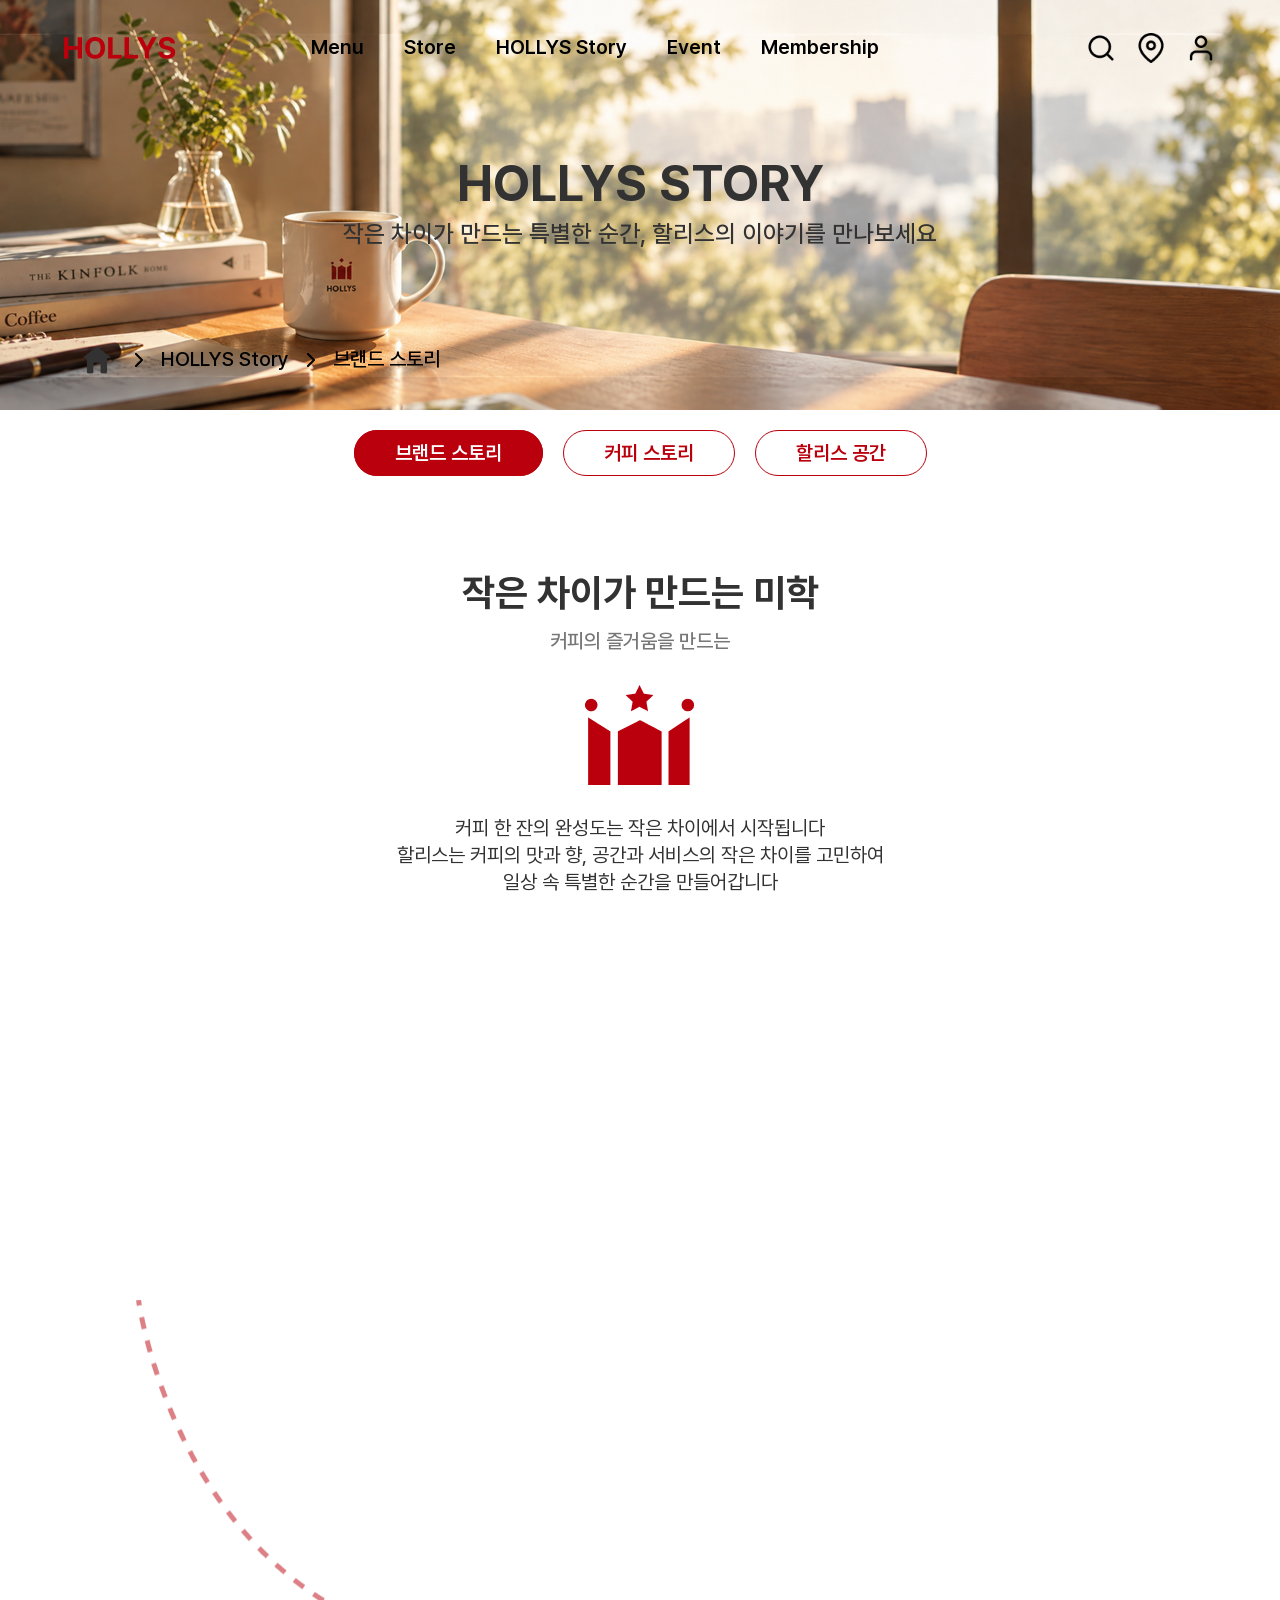
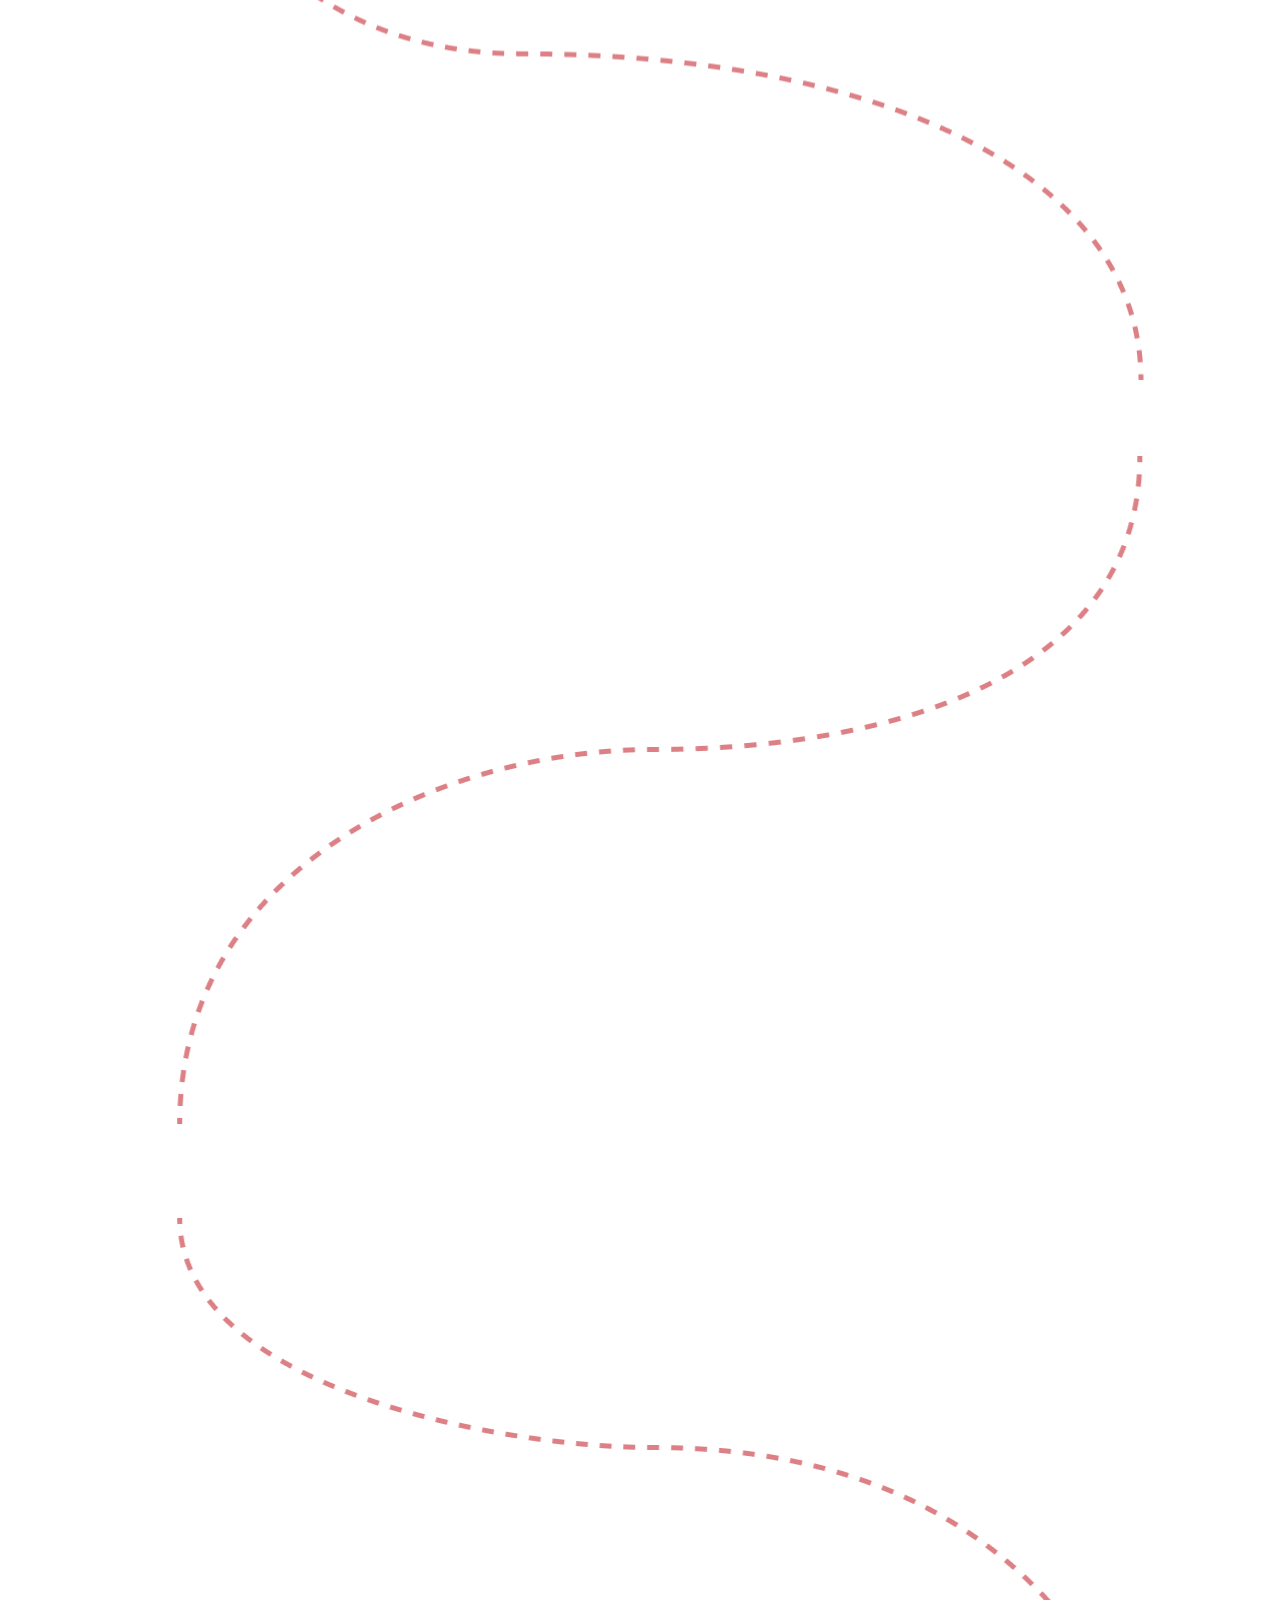
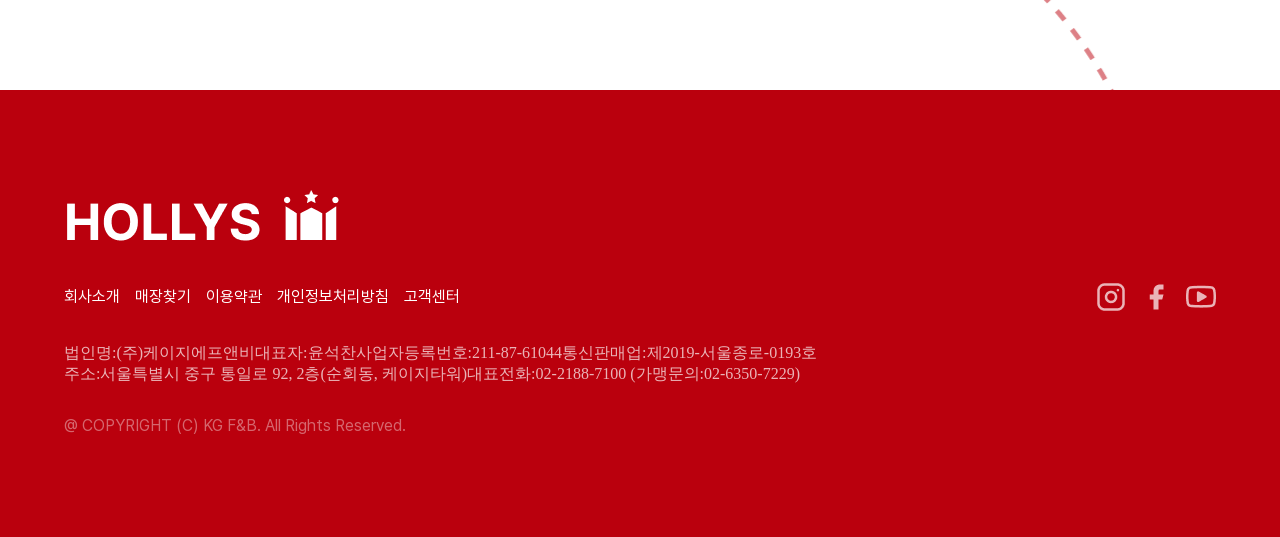
<file: doc/story.html>
<!DOCTYPE html>
<html lang="ko">
<head>
  <meta charset="UTF-8">
  <meta name="viewport" content="width=device-width, initial-scale=1.0">
  <title>할리스</title>
  <!--favicon-->
  <link rel="icon" href="../img/common/favicon.png">

  <!--font-->
  <link rel="stylesheet" href="../css/font.css">

  <!--css-->
  <link rel="stylesheet" href="../css/reset.css">
  <link rel="stylesheet" href="../css/swiper-bundle.min.css">
  <link rel="stylesheet" href="../css/aos.css">
  <link rel="stylesheet" href="../css/common.css">
  <link rel="stylesheet" href="../css/sub.css">

  <!--js-->
  <script src="../js/jquery-3.6.0.min.js"></script>
  <script src="../js/swiper-bundle.min.js"></script>
  <script src="../js/aos.js"></script>
  <script src="../js/main.js"></script>

</head>
<body>
  
  <div id="wrap">

    <header>

      <div class="inner">

        <h1><a href="../index.html"><img src="../img/common/hollys_logo.png" alt="할리스커피"></a></h1>

        <nav>
          <ul class="gnb">
            <li>
              <a href="menu.html">Menu</a>
              <ul class="depth2">
                <li><a href="menu.html">COFFEE</a></li>
                <li><a href="#">BEVERAGE</a></li>
                <li><a href="#">DESSERT</a></li>
                <li><a href="#">MD</a></li>
              </ul>
            </li>

            <li>
              <a href="store.html">Store</a>
              <ul class="depth2">
                <li><a href="store.html">매장 찾기</a></li>
              </ul>
            </li>

            <li>
              <a href="story.html">HOLLYS Story</a>
              <ul class="depth2">
                <li><a href="story.html">브랜드 스토리</a></li>
                <li><a href="#">커피 스토리</a></li>
                <li><a href="#">할리스 공간</a></li>
              </ul>
            </li>

            <li>
              <a href="event.html">Event</a>
              <ul class="depth2">
                <li><a href="event.html">EVENT</a></li>
                <li><a href="#">NOTICE</a></li>
              </ul>
            </li>

            <li>
              <a href="membership.html">Membership</a>
            </li>
          </ul><!--.gnb-->

          <div class="mgnb-wrap">

            <div class="mgnb-inner">

              <div class="tit"><img src="../img/common/hollys_logo_w.png" alt="할리스커피"></div><!--.tit-->

              <ul class="mgnb">
                <li>
                  <a href="#">Menu</a>
                  <ul class="mdepth2">
                    <li><a href="menu.html">COFFEE</a></li>
                    <li><a href="#">BEVERAGE</a></li>
                    <li><a href="#">DESSERT</a></li>
                    <li><a href="#">MD</a></li>
                  </ul><!--.mdepth2-->
                </li>

                <li>
                  <a href="#">Store</a>
                  <ul class="mdepth2">
                    <li><a href="store.html">매장 찾기</a></li>
                  </ul><!--.mdepth2-->
                </li>

                <li>
                  <a href="#">HOLLYS Story</a>
                  <ul class="mdepth2">
                    <li><a href="story.html">브랜드 스토리</a></li>
                    <li><a href="#">커피 스토리</a></li>
                    <li><a href="#">할리스 공간</a></li>
                  </ul><!--.mdepth2-->
                </li>

                <li>
                  <a href="membership.html">Membership</a>
                </li>
                
              </ul><!--.mgnb-->

            </div><!--.mgnb-inner-->

            <button type="button" class="mgnb-close">전체메뉴닫기</button>

          </div><!--.mgnb-wrap-->
        </nav>

        <div class="utill">
          <button type="button" class="btn-search">검색창</button>
          <a href="store.html" class="btn-pin">위치검색</a>
          <button type="button" class="btn-mypage">마이페이지</button>
          <button type="button" class="btn-ham">햄버거</button>
        </div><!--.utill-->

      </div><!--.inner-->

      <div class="search">
        <form>
          <fieldset>
            <legend>검색영역</legend>
            <div>
              <input type="text" placeholder="검색어를 입력해주세요">
              <button type="button" class="search-btn">검색</button>
            </div>
          </fieldset>
        </form>
      </div><!--.search-->

      <div class="depth2-bg"></div><!--depth2-bg-->

    </header>

    <div id="container" class="h-story">

      <div class="sub-visual bg-story">

        <div class="inner">

          <h2>HOLLYS STORY</h2>
          <P>작은 차이가 만드는 특별한 순간, 할리스의 이야기를 만나보세요</P>

          
          <ul class="breadcrumbs">
            <li><a href="../index.html"><img src="../img/sub/home.png" alt="홈으로"></a></li>
            <li><img src="../img/sub/chevron-right.png" alt="이동"></li>
            <li><a href="../doc/story.html">HOLLYS Story</a></li>
            <li><img src="../img/sub/chevron-right.png" alt="이동"></li>
            <li><a href="../doc/story.html">브랜드 스토리</a></li>
          </ul><!--.breadcrumbs-->

        </div><!--.inner-->

      </div><!--.bg-menu-->

      <div class="lnb">
        <ul>
          <li class="active"><a href="../doc/story.html">브랜드 스토리</a></li>
          <li><a href="#">커피 스토리</a></li>
          <li><a href="#">할리스 공간</a></li>
        </ul>
      </div><!--.lnb-->

      <div class="select">
        <select>
          <option>브랜드 스토리</option>
          <option>커피 스토리</option>
          <option>할리스 공간</option>
        </select>
      </div><!--.select-->

    </div><!--#container-->

    <div class="contnet story">

      <div class="inner">

        <div class="story-logo">
          <h2>작은 차이가 만드는 미학</h2>
          <strong>커피의 즐거움을 만드는</strong>
          <p><img src="../img/sub/story_logo.png" alt="할리스 크라운 로고"></p>
          <p>커피 한 잔의 완성도는 작은 차이에서 시작됩니다<br>할리스는 커피의 맛과 향, 공간과 서비스의 작은 차이를 고민하여<br>일상 속 특별한 순간을 만들어갑니다</p>
        </div><!--story-logo-->

        <div class="misson">
          <ul>
            <li data-aos="zoom-out-right">
              <h3>BRAND MISSION</h3>
              <strong>작은 차이가 만드는 특별한 한 잔</strong>
              <p>커피의 맛과 향, 공간과 서비스의 작은 차이를 통해<br>일상 속 특별한 순간을 만들어갑니다</p>
            </li>

            <li data-aos="zoom-out-left"><img src="../img/sub/story_01.png" alt="할리스 건물"></li>
          </ul>
        </div><!--.misson-->

        <div class="line01"></div><!--line01-->

        <div class="value">
          <ul>
            <li data-aos="fade-right"><img src="../img/sub/story_02.png" alt="카페안 모습"></li>

            <li data-aos="fade-left">
              <h3>CORE VALUE</h3>
              <dl>
                <dt>COFFEE QUALITY</dt>
                <dd>한 잔의 완성도를 위한 섬세한 기준</dd>
              </dl>
              <dl>
                <dt>EVERYDAY MOMENT</dt>
                <dd>일상에 편안하게 머무는 공간</dd>
              </dl>
              <dl>
                <dt>HOLLYS EXPERIENCE</dt>
                <dd>커피와 함께하는 특별한 경험</dd>
              </dl>
            </li>
          </ul>
        </div><!--.value-->

        <div class="line02"></div><!--.line02-->

        <div class="identity">
          <ul data-aos="fade-up">
            <li>
              <h3>BRAND IDENTITY</h3>
              <strong>커피에서 시작해, 공간과 경험으로 완성되는 할리스</strong>
              <p>할리스는 좋은 커피를 넘어<br>사람들의 일상 속에 작은 여유와 특별한 순간을 더합니다</p>
              <p>CROWN 형상은 할리스를 매개로 고객과 바리스타가 손을 맞잡고 있는<br>형태를 상징합니다</p>
              <p>이는 할리스를 방문하시는 고객의 이야기에 귀 기울이고 진심을 담아<br>서비스하는 마음을 담고 있습니다</p>
            </li>

            <li><img src="../img/sub/story_03.png" alt="할리스 로고"></li>
          </ul>
        </div><!--.identity-->

        <div class="line03"></div><!--line03-->

      </div><!--.inner-->

    </div><!--.content-->

    <footer>

      <div class="inner">

        <div class="f-logo">
          <img src="../img/common/hollys_logo_w.png" alt="할리스커피">
        </div><!--f-logo-->

        <div class="f-link">
          <ul>
            <li><a href="#">회사소개</a></li>
            <li><a href="#">매장찾기</a></li>
            <li><a href="#">이용약관</a></li>
            <li><a href="#">개인정보처리방침</a></li>
            <li><a href="#">고객센터</a></li>
          </ul>
          
          <ul class="f-icon">
            <li><a href="#"><img src="../img/common/instagram.png" alt="인스타그램"></a></li>
            <li><a href="#"><img src="../img/common/facebook.png" alt="페이스북"></a></li>
            <li><a href="#"><img src="../img/common/youtube.png" alt="유튜브"></a></li>
          </ul>
        </div><!--.f-link-->

        <address>
          <span>법인명:(주)케이지에프앤비</span><span>대표자:윤석찬</span><span>사업자등록번호:211-87-61044</span><span>통신판매업:제2019-서울종로-0193호</span><br>
          <span>주소:서울특별시 중구 통일로 92, 2층(순회동, 케이지타워)</span><span>대표전화:02-2188-7100 (가맹문의:02-6350-7229)</span>
        </address>

        <div class="copy">
          <p>@ COPYRIGHT (C) KG F&B. All Rights Reserved.</p>
        </div>
      </div><!--.inner-->

    </footer>

  </div><!--#wrap-->

  <script>
    $(document).ready(function(){

        AOS.init(); 

    });
  </script>

</body>
</html>
</file>
<file: css/font.css>
@charset "utf-8";

@font-face{
  font-family: "pretendard"; /* 사용할 이름 정의 */
  src: url(../font/Pretendard-Thin.woff) format("woff"); /* 폰트파일 위치 */
  font-weight: 100;
  font-style: normal;
}

@font-face{
  font-family: "pretendard";
  src: url(../font/Pretendard-ExtraLight.woff) format("woff");
  font-weight: 200;
  font-style: normal;
}

@font-face{
  font-family: "pretendard";
  src: url(../font/Pretendard-Light.woff) format("woff");
  font-weight: 300;
  font-style: normal;
}

@font-face{
  font-family: "pretendard";
  src: url(../font/Pretendard-Regular.woff) format("woff");
  font-weight: 400;
  font-style: normal;
}

@font-face{
  font-family: "pretendard";
  src: url(../font/Pretendard-Medium.woff) format("woff");
  font-weight: 500;
  font-style: normal;
}

@font-face{
  font-family: "pretendard";
  src: url(../font/Pretendard-SemiBold.woff) format("woff");
  font-weight: 600;
  font-style: normal;
}

@font-face{
  font-family: "pretendard";
  src: url(../font/Pretendard-Bold.woff) format("woff");
  font-weight: 700;
  font-style: normal;
}

@font-face{
  font-family: "pretendard";
  src: url(../font/Pretendard-ExtraBold.woff) format("woff");
  font-weight: 800;
  font-style: normal;
}

@font-face{
  font-family: "pretendard";
  src: url(../font/Pretendard-Black.woff) format("wooff");
  font-weight: 900;
  font-style: normal;
}

@font-face{
  font-family: "Cafe24 Dangdanghae";
  src:url(../font/Cafe24Dangdanghae-v2.0.woff) format("wooff");
  font-weight: 600;
}
</file>
<file: css/common.css>
@charset "utf-8";

:root{
  --main-font : "pretendard", sans-serif;
  --main-color : #BA000D;
  --base-color: #F7F3EE;
}

/* 공통 */
body{
  font-family: var(--main-font);
  font-size: 1.6rem;
  line-height: 1.35;
  color: #323232;
}

#wrap{
  min-width: 320px;
}

.inner{
  max-width: 1400px;
  margin: 0 auto;
  padding: 0 5%;
}

/* header */
header{
  position: fixed;
  top: 0;
  left: 0;
  width: 100%;
  padding: 20px 0 0;
  z-index: 3;
  transition: 0.5s;
}

header .inner{
  display: flex;
  justify-content: space-between;
  align-items: center;
  max-width: 1400px;
}

header .inner h1 a{
  display: block;
  width: 112px;
  height: 22px;
}

header nav{
  margin: 0 auto 0 115px;
}
header nav .gnb{
  display: flex;
}

header nav .gnb > li{
  position: relative;
}

header nav .gnb > li > a{
  display: block;
  font-size: 2rem;
  padding: 14px 20px 14px 20px;
  font-weight: 600;
}

header nav .gnb > li::before{
  content: "";
  display: block;
  width: 100%;
  height: 4px;
  background-color: var(--main-color);
  position: absolute;
  bottom: 0;
  left: 0;
  opacity: 0;
  transition: all 0.5s;
}

header nav .gnb > li:hover::before{
  opacity: 1;
}

header nav .gnb .depth2{
  display: flex;
  position: absolute;
  width: 500px;
  z-index: 99;
}

header nav .gnb .depth2 li a{
  display: block;
  padding: 20px 10px;
  font-weight: 500;
  color: #999;
  transition: all 0.5s;
}

header nav .gnb .depth2 li:hover a{
  color: var(--main-color);
}

header .depth2-bg{
  position: absolute;
  left: 0;
  width: 100%;
  height: 70px;
  background-color: #fff;
  display: none;
  z-index: 98;
}

header .inner .utill{
  display: flex;
  align-items: center;
  gap: 20px;
}

header .utill .btn-search{
  width: 30px;
  height: 30px;
  border: 0;
  color: transparent;
  font-size: 0;
  background: url(../img/common/search.png) no-repeat center / cover;
  cursor: pointer;
}

header .utill .btn-search.active{
  background-image: url(../img/common/close.png) !important;
}

header .utill .btn-pin{
  width: 30px;
  height: 30px;
  color: transparent;
  font-size: 0;
  background: url(../img/common/pin.png) no-repeat center / cover;
}

header .utill .btn-mypage{
  width: 30px;
  height: 30px;
  border: 0;
  color: transparent;
  font-size: 0;
  background: url(../img/common/user.png) no-repeat center / cover;
  cursor: pointer;
}

header .utill .btn-ham{
  width: 30px;
  height: 30px;
  border: 0;
  color: transparent;
  font-size: 0;
  background: url(../img/common/ham.png) no-repeat center / cover;
  cursor: pointer;
  display: none;
}

header.active{
  background-color: #fff;
}

.mgnb-wrap{
  width: 100%;
  height: 100%;
  position: fixed;
  left: 0;
  top: 0;
  z-index: 999;
  background-color: #000;
  opacity: 0.8;
  padding: 150px 5%;
  display: none;
}

.mgnb-wrap .tit{
  text-align: center;
  margin-bottom: 50px;
}

.mgnb-wrap .mgnb > li{
  display: block;
  padding: 20px 0 10px 0;
  border-bottom: 1px solid rgba(255, 255, 255, 0.7);
}

.mgnb-wrap .mgnb > li > a{
  color: #fff;
  font-size: 2.5rem;
  font-weight: 600;
  display: block;
  position: relative;
}
.mgnb-wrap .mgnb > li > a:not(:last-child)::after{
  content: "";
  display: block;
  width: 30px;
  height: 30px;
  background: url(../img/common/add.png) no-repeat center;
  position: absolute;
  top: 50%;
  right: 0;
  transform: translateY(-50%);
}


.mgnb-wrap .mgnb > li.active > a::after{
  background-image: url(../img/common/minus.png);
}

.mgnb-wrap .mgnb .mdepth2 li{
  display: block;
  margin: 10px 30px;
}

.mgnb-wrap .mgnb .mdepth2 li a{
  display: block;
  color: rgba(255, 255, 255, 0.5);
  font-weight: 500;
  transition: all 0.5s;
}

.mgnb-wrap .mgnb .mdepth2 li:hover a{
  color: rgba(255, 255, 255, 1);
}

header .mgnb-close{
  width: 40px;
  height: 40px;
  border: 0;
  color: transparent;
  font-size: 0;
  background: url(../img/common/close_w.png) no-repeat center;
  position: absolute;
  top: 10px;
  right: 5%;
  cursor: pointer;
}

header .search{
  width: 100%;
  left: 0;
  background-color: #fff;
  text-align: center;
  padding: 40px 0;
  z-index: 100;
}

header .search div{
  display: inline-block;
  border: 1px solid var(--main-color);
  border-radius: 50px;
  background-color: #fff;
  overflow: hidden;
  width: 30%;
  min-width: 260px;
  padding: 0 10px 0 20px;
}

header .search input[type="text"]{
  font-family: var(--main-font);
  background-color: transparent;
  font-size: 1.8rem;
  width: calc(100% - 60px);
  height: 50px;
}

header .search .search-btn{
  background: url(../img/common/search_r.png) no-repeat center;
  font-size: 0;
  color: transparent;
  width: 50px;
  height: 50px;
  cursor: pointer;
}

@media (max-width:1200px){
  header .utill .btn-search{
    display: none;
  }

  header .utill .btn-pin{
    display: none;
  }
  
  header .utill .btn-ham{
    display: block;
  }

  header nav .gnb{
    display: none;
  }
}

@media (max-width:768px){
  header .utill .btn-mypage{
    display: none;
  }
}

/* footer */
footer{
  padding: 100px 0;
  background-color: var(--main-color);
}

footer .f-logo{
  margin-bottom: 30px;
}

footer .f-link{
  display: flex;
  justify-content: space-between;
}

footer .f-link ul{
  display: flex;
  align-items: center;
  gap: 15px;
  margin-bottom: 30px;
}

footer .f-link ul li a{
  color: #fff;
}

footer .f-link .f-icon img{
  width: 100%;
}

footer .f-icon li img{
  opacity: 0.7;
  transition: all 0.5s;
}

footer .f-icon li:hover img{
  opacity: 1;
}

footer address{
  font-family: "pretenderd";
  color: #fff;
  opacity: 0.7;
  font-weight: 300;
  margin-bottom: 30px;
}

footer address span{
  display: inline-block;
}

footer .copy p{
  color: #fff;
  opacity: 0.4;
}

@media (max-width:1200px){
  footer .f-link{
    font-size: 1.4rem;
  }

  footer address span{
    font-size: 1.2rem;
  }

  footer .copy p{
    font-size: 1.2rem;
  }

  footer .f-icon li img{
    opacity: 1;
  }
}

@media (max-width:768px){
  footer .f-link .f-icon{
    display: none;
  }
}
</file>
<file: css/main.css>
@charset "utf-8";

:root{
  --main-font : "pretendard", sans-serif;
  --main-color : #BA000D;
  --base-color: #F7F3EE;
}

/* main 공통 */
main h2{
  font-size: 5rem;
  font-weight: 700;
  margin-bottom: 15px;
}

main h2::before{
  content: "HOLLYS COFFEE";
  display: block;
  font-size: 1.6rem;
  font-weight: 600;
  margin-bottom: 5px;
  color: var(--main-color);
}

main h2 + p{
  font-size: 2rem;
  color: #777;
  font-weight: 500;
  margin-bottom: 50px;
}

main .btn-more a{
  display: inline-block;
  padding: 10px 50px;
  border: 1px solid var(--main-color);
  background-color: transparent;
  color: var(--main-color);
  border-radius: 50px;
  font-weight: 500;
  transition: all 0.5s;
}

main .btn-more a:hover{
  background-color: var(--main-color);
  color: #fff;
}

@media (max-width:1200px){
  main h2{
    font-size: 4rem;
  }

  main h2 + p{
    font-size: 1.8rem;
  }
}

@media (max-width:768px){
  main h2{
    font-size: 2.8rem;
  }

  main h2 + p{
    font-size: 1.4rem;
    margin-bottom: 30px;
  }

  main .btn-more a{
    padding: 5px 30px;
    font-size: 1.4rem;
  }
}

/* main banner */
#main-banner .mb li{
  height: 1024px;
  display: flex;
  align-items: center;
  padding: 0 18%;
}

#main-banner .mb li.mb01{
  background: url(../img/main/mb_01.png) no-repeat center / cover;
  color: #000;
}
#main-banner .mb li.mb02{
  background: url(../img/main/mb_02.png) no-repeat center / cover;
  color: #533420;
}
#main-banner .mb li.mb03{
  background: url(../img/main/mb_03.png) no-repeat center / cover;
  color: #fff;
}

#main-banner .mb .mb-txt{
  font-family: "Cafe24 Dangdanghae";
}

#main-banner .mb .mb-txt strong{
  font-size: 2.5rem;
  font-weight: 600;
}

#main-banner .mb .mb-txt h3{
  font-weight: 700;
  font-size: 7rem;
  margin: 10px 0 20px 0;
}

#main-banner .mb .mb-txt p{
  font-size: 2.5rem;
  font-weight: 500;
}

#main-banner .mb-control{
  position: absolute;
  bottom: 100px;
  z-index: 9;
  padding: 0 18%;
  display: flex;
  gap: 20px;
  align-items: center;
  width: 100%;
}

#main-banner .mb-control .swiper-pagination{
  position: static;
  width: 60%;
  max-width: 700px;
}

#main-banner .mb-control .swiper-pagination-progressbar-fill{
  background-color: var(--main-color);
}

#main-banner .mb-control .mb-play, #main-banner .mb-control .mb-pause{
  cursor: pointer;
}

@media (max-width:1200px){
  #main-banner .mb li{
    padding: 0 5%;
  }
  
  #main-banner .mb-control{
    padding: 0 5%;
  }

  #main-banner .mb-control .swiper-pagination{
    max-width: 440px;
  }

  #main-banner .mb .mb-txt strong{
    font-size: 2rem;
  }

  #main-banner .mb .mb-txt h3{
    font-size: 5rem;
  }

  #main-banner .mb .mb-txt p{
    font-size: 2rem;
  }

  #main-banner .mb li.mb01{
    background: url(../img/main/mb_01_m.png) no-repeat center  / cover;
  }

    #main-banner .mb li.mb02{
      background: url(../img/main/mb_02_m.png) no-repeat center  / cover;
    }

    #main-banner .mb li.mb03{
      background: url(../img/main/mb_03_m.png) no-repeat center  / cover;
    }
}

@media (max-width:768px){
  #main-banner .mb .mb-txt h3{
    font-size: 4rem;
  }
}


/* menu */
#menu{
  text-align: center;
  margin: 200px 0;
}

#menu .menu img{
  width: 100%;
}

#menu .menu p{
  display: none;
  font-size: 2rem;
  font-weight: 600;
  margin-top: 30px;
  margin-bottom: 50px;
}

#menu .menu .swiper-slide{
  transform: scale(0.8);
  opacity: 0.5;
  transition: transform 0.5s;
}
#menu .menu .swiper-slide-active{
  transform: scale(1);
  opacity: 1;
  position: relative;
}

/* #menu .menu .swiper-slide-active::before{
  content: "";
  position: absolute;
  left: 0;
  top: -30px;
  width: 100%;
  height: 100%;
  background: url(../img/main/menu_bg.png) no-repeat center;
  opacity: 0.55;
  z-index: -1;
}*/

#menu .menu .swiper-slide-active p{
  display: block;
  transition: all 0.5s;
}

#menu .menu .swiper-slide-active:hover p{
  color: var(--main-color);
}

#menu .swiper-button-prev, #menu .swiper-button-next{
  color: var(--main-color);
}

#menu .swiper-button-prev{
  left: 18%;
}

#menu .swiper-button-next{
  right: 19%;
}

#menu .menu-bg{
  position: absolute;
  left: 50%;
  top: 50px;
  transform: translateX(-50%);
  width: 440px;
  height: 400px;
  background: url(../img/main/menu_bg.png) no-repeat center / contain;
  opacity: 0.55;
  z-index: -2;
}

@media (max-width:1200px){
  #menu{
    margin: 150px 0;
  }

  #menu .menu p{
    font-size: 1.8rem;
    margin-bottom: 30px;
  }

  #menu .swiper-button-prev, #menu .swiper-button-next{
    display: none;
  }
}

@media (max-width:768px){
  #menu{
    margin: 100px 0;
    padding: 0 5%;
  }

  #menu .menu p{
    font-size: 1.6rem;
  }

  #menu .menu-bg{
    top: 20px;
    width: 100%;
  }
}

/* story */
#story{
  display: flex;
  align-items: center;
  flex-wrap: wrap;
  overflow-x: hidden;
}

#story > div{
  width: 50%;
}

#story .story-txt{
  padding: 0 50px 0 18%;
}

#story .story{
  position: relative;
}

#story .story img{
  width: 500px;
  height: 600px;
  border-radius: 30px;
}

#story .story .txt-box{
  position: absolute;
  bottom: 30px;
  left: 30px;
  color: #fff;
}

#story .story .txt-box h3{
  font-size: 3rem;
  font-weight: 700;
  margin-bottom: 10px;
}

#story .story .txt-box p{
  font-weight: 500;
}

@media (max-width:1200px){
  #story{
    margin: 150px 0;
  }

  #story .story-txt{
    padding: 0 50px 0 5%;
  }

  #story .story img{
    width: 333px;
    height: 400px;
  }

  #story .story .txt-box h3{
    font-size: 2.6rem;
    margin-bottom: 7px;
  }

  #story .story .txt-box p{
    font-size: 1.4rem;
  }
}

@media (max-width:768px){
  #story{
    margin: 100px 0;
  }

  #story > div{
    width: 100%;
  }

  #story .story{
    padding: 0 5%;
    margin-top: 30px;
  }

  #story .story img{
    width: 100%;
    height: 541px;
  }

  #story h2, #story h2 + p, #story .btn-more{
    text-align: center;
  }

  #story .story-txt{
    padding: 0;
  }
}

/* space */
#space{
  text-align: center;
  margin: 200px 0;
}

#space ul{
  display: flex;
  gap: 30px;
  flex-wrap: wrap;
}

#space ul li:nth-child(1){
  background: url(../img/main/space_01.png) no-repeat center / cover;
}
#space ul li:nth-child(2){
  background: url(../img/main/space_02.png) no-repeat center / cover;
}
#space ul li:nth-child(3){
  background: url(../img/main/space_03.png) no-repeat center / cover;
}

#space  ul  li{
  width: calc((50% - 60px) / 2);
  height: 450px;
  color: #fff;
  display: flex;
  justify-content: center;
  align-items: center;
  transition: all 0.5s;
}

#space ul li dl{
  background-color: rgba(0, 0, 0, 0.45);
  width: 60%;
  padding: 100px 0;
  white-space: nowrap;
  transition: all 0.5s;
}

#space ul li dl dt{
  font-size: 3rem;
  font-weight: 700;
  margin-bottom: 20px;
}

#space ul li dl dd{
  opacity: 0;
  transition: all 0.5s;
}

#space ul li dl dd:nth-of-type(1){
  margin-bottom: 20px;
}

#space ul li.active{
  width: 50%;
}

#space ul li.active dl{
  width: 85%;
}

#space  ul li.active dl dd{
  opacity: 1;
}

@media (max-width:1200px){
  #space{
    margin: 150px 0;
  }

  #space ul li dl dt{
    font-size: 2.5rem;
  }

  #space ul li, #space ul li.active{
    width: 100%;
    height: 350px;
  }

  #space ul li dl, #space ul li.active dl{
    width: 90%;
    padding: 90px 0;
    background-color: rgba(0, 0, 0, 0.45);
  }

  #space ul li dl dd{
    opacity: 1;
  }

  #space ul li dl dd:nth-of-type(1){
    display: none;
  }
}

@media (max-width:768px){
  #space{
    margin: 100px 0;
  }

  #space ul li, #space ul li.active{
    height: 250px;
  }
  #space ul li dl, #space ul li.active dl{
    padding: 50px 0;
  }

  #space ul li dl dt{
    font-size: 2rem;
  }
}

/* hollys */
#hollys{
  text-align: center;
  padding: 130px 0;
  background: url(../img/main/stay_bg.png) no-repeat center / cover fixed;
  color: #fff;
}

#hollys h3{
  font-size: 40px;
  font-weight: 700;
  margin-bottom: 50px;
}

#hollys p{
  font-size: 2.5rem;
}

@media (max-width:1200px){
  #hollys{
    padding: 100px 0;
    background: url(../img/main/stay_bg_m.png) no-repeat center / cover fixed;
  }

  #hollys h3{
    font-size: 3rem;
  }

  #hollys p{
    font-size: 2rem;
  }
}

@media (max-width:768px){
  #hollys{
    padding: 120px 0;
  }

  #hollys h3{
    font-size: 2.6rem;
  }

  #hollys p{
    font-size: 1.6rem;
  }
}

/* event */
#event{
  margin: 200px 0;
}

#event h2, #event h2 + p{
  text-align: center;
}

#event ul{
  display: flex;
  flex-wrap: wrap;
  gap: 20px;
  margin-bottom: 50px;
}

#event ul li{
  width: calc((100% - 60px) / 3);
  transition: all 0.5s;
}

#event ul li .img-box{
  overflow: hidden;
  border-radius: 30px 30px 0 0;
}

#event ul li .img-box img{
  width: 100%;
  height: 100%;
  transition: transform 0.5s;
}

#event ul li:hover .img-box img{
  transform: scale(1.07);
}

#event ul li:hover{
  transform: translateY(-25px);
}

#event ul li .txt-box{
  border: 1px solid #d9d9d9;
  padding: 30px;
  border-radius: 0 0 30px 30px;
}

#event ul li .txt-box h4{
  font-size: 2rem;
  margin-bottom: 20px;
}

#event ul li .txt-box p{
  color: #666;
  margin-bottom: 50px;
}

#event ul li .txt-box strong{
  font-size: 1.6rem;
  font-weight: 500;
  color: #a6a6a6;
}

#event .btn-more{
  text-align: center;
}

@media (max-width:1200px){
  #event{
    margin: 150px 0;
  }

  #event ul li{
    width: calc((100% - 30px) / 2);
  }

  #event ul li:last-child{
    display: none;
  }
}

@media (max-width:768px){
  #event{
    margin: 100px 0;
  }

  #event ul li{
    width: 100%;
  }

  #event ul li:nth-child(2){
    display: none;
  }

  #event ul li:hover .img-box img{
    transform: scale(1);
  }

  #event ul li:hover{
  transform: translateY(0);
}
}
</file>
<file: css/sub.css>
@charset "utf-8";

:root{
  --main-font : "pretendard", sans-serif;
  --main-color : #BA000D;
  --base-color: #F7F3EE;
}

/* sub 공통 */
.content .btn-more a{
  display: inline-block;
  padding: 10px 40px;
  border: 1px solid var(--main-color);
  background-color: transparent;
  color: var(--main-color);
  border-radius: 50px;
  font-weight: 500;
  transition: all 0.5s;
  font-size: 2rem;
}

.content .btn-more a:hover{
  background-color: var(--main-color);
  color: #fff;
}

@media (max-width:1200px){
  .content .btn-more a{
    padding: 10px 30px;
  }
}

@media (max-width:768px){
  .content .btn-more a{
    font-size: 1.4rem;
    padding: 10px 30px !important;
  }
}

/* sub-visual */
.sub-visual{
  margin-bottom: 30px;
}
.sub-visual .inner{
  padding: 150px 0 0;
}

.sub-visual h2{
  font-size: 5rem;
  font-weight: 700;
  text-align: center;
}

.sub-visual h2 + p{
  font-size: 2.4rem;
  font-weight: 500;
  text-align: center;
  margin-bottom: 90px;
}

.sub-visual.bg-menu{
  background: url(../img/sub/menu_bg.png) no-repeat center / cover;
}
.sub-visual.bg-store{
  background: url(../img/sub/store_bg.png) no-repeat center / cover;
}
.sub-visual.bg-story{
  background: url(../img/sub/story_bg.png) no-repeat center / cover;
}
.sub-visual.bg-event{
  background: url(../img/sub/event_bg.png) no-repeat center / cover;
}
.sub-visual.bg-membership{
  background: url(../img/sub/membership_bg.png) no-repeat center / cover;
}

.sub-visual.bg-store h2, .sub-visual.bg-store h2 + p{
  color: #fff;
}

.sub-visual.bg-store .breadcrumbs li a{
  color: #fff;
}

.sub-visual.bg-membership h2, .sub-visual.bg-membership h2 + p{
  color: #fff;
}

.sub-visual.bg-membership .breadcrumbs li a{
  color: #fff;
}

.breadcrumbs{
  padding: 0 6% 30px;
  display: flex;
  align-items: center;
  gap: 10px;
}

.breadcrumbs li a{
  font-size: 2rem;
  font-weight: 500;
}

.lnb{
  margin-bottom: 100px;
}

.lnb ul{
  display: flex;
  gap: 20px;
  justify-content: center;
}

.lnb ul li a{
  color: var(--main-color);
  border: 1px solid var(--main-color);
  border-radius: 50px;
  padding: 10px 40px;
  transition: all 0.6s;
  font-weight: 600;
  font-size: 2rem;
}

.lnb ul li:hover a{
  color: #fff;
  background-color: var(--main-color);
}

.lnb ul li.active a{
  color: #fff;
  background-color: var(--main-color);
}

.select select{
  color: var(--main-color);
  font-weight: 600;
  width: 100%;
  font-family: var(--main-font);
  border: 1px solid var(--main-color);
  border-radius: 50px;
  padding: 10px 10px 10px 20px;
  font-size: 2rem;
  appearance: none;
  background: url(../img/sub/chevron-down.png) no-repeat right 10px center;
  margin-bottom: 40px;
  display: none;
}

@media (max-width:1200px){
  .sub-visual .inner{
    padding: 180px 0;
  }

  .sub-visual h2{
    font-size: 4.5rem;
  }

  .sub-visual h2 + p{
    margin-bottom: 0;
    font-size: 2rem;
  }

  .sub-visual.bg-menu{
    background: url(../img/sub/menu_bg_m.png) no-repeat left / cover;
  }
  .breadcrumbs{
    display: none;
  }

  .lnb{
    margin-bottom: 50px;
  }

  .lnb ul li a{
    font-size: 1.6rem;
  }

  .lnb ul li a{
    padding: 10px 30px;
  }
}

@media (max-width:768px){
  .sub-visual .inner{
    padding: 200px 0;
  }

  .sub-visual h2{
    font-size: 3.5rem;
  }

  .sub-visual h2 + p{
    font-size: 1.6rem;
  }

  .select select{
    display: block;
  }

  .lnb{
    margin-bottom: 35px;
  }
}

/* menu */
.menu-list{
  display: flex;
  flex-wrap: wrap;
  justify-content: space-between;
  cursor: pointer;
  text-align: center;
  margin-bottom: 60px;
}

.menu-list li{
  width: calc((100% - 90px) / 4);
  margin-bottom: 30px;
}

.menu-list li img{
  width: 100%;
  margin-bottom: 20px;
}

.menu-list li{
  position: relative;
  overflow: hidden;
}

.menu-list li .menu p{
  font-size: 2rem;
  font-weight: 600;
}

.menu-list li .menu-tab{
  position: absolute;
  top: -100%;
  left: 0;
  z-index: 9;
  width: 100%;
  height: 100%;
  background-color: rgba(0, 0, 0, 0.7);
  border-radius: 8px;
  color: #fff;
  transition: all 0.6s;
  padding: 130px 0;
}

.menu-list li:hover .menu-tab{
  top: 0;
}

.menu-list li .menu-tab strong{
  font-size: 2rem;
  font-weight: 600;
}

.menu-list li .menu-tab p{
  font-size: 2.4rem;
  font-weight: 600;
  margin: 15px 0 16px;
}

.paging{
  display: flex;
  justify-content: center;
  align-items: center;
  gap: 10px;
  margin-bottom: 200px;
}

.paging li a{
  display: block;
  width: 35px;
  height: 35px;
  border-radius: 50%;
  padding: 8px 0 0 0;
  text-align: center;
  background-color: #F2F2F2;
  font-weight: 600;
  transition: all 0.7s;
}

.paging li:hover a{
  color: var(--main-color);
}

.paging li:nth-child(1) a{
  padding: 0;
  background-color: transparent;
}
.paging li:nth-child(7) a{
  padding: 0;
  background-color: transparent;
}

.paging li.active a{
  background-color: var(--main-color);
  color: #fff;
}

@media (max-width:1200px){
  .menu-list{
    margin-bottom: 50px;
  }

  .menu-list li{
    width: calc((100% - 60px) / 3);
  }

  .menu-list li .menu p{
    font-size: 1.6rem;
  }

  .menu-list li .menu-tab{
    padding: 110px 0;
  }

  .menu-list li .menu-tab strong{
    font-size: 1.6rem;
  }

  .menu-list li .menu-tab p{
    font-size: 1.8rem;
  }
}

@media (max-width:768px){
  .menu .lnb{
    display: none;
  }
  .menu-list li{
    width: calc((100% - 30px) / 2);
  }

  .menu-list li .menu-tab{
    padding: 60px 0;
  }

}

/* store */
.sub-search{
  display: flex;
  justify-content: center;
  margin-bottom: 50px;
}
.sub-search div{
  display: inline-block;
  border: 1px solid var(--main-color);
  border-radius: 50px;
  background-color: #fff;
  overflow: hidden;
  width: 40%;
  min-width: 600px;
  padding: 0 10px 0 20px;
}

.sub-search input[type="text"]{
  font-family: var(--main-font);
  background-color: transparent;
  font-size: 1.8rem;
  width: calc(100% - 60px);
  height: 50px;
}

.sub-search .search-btn{
  background: url(../img/sub/search.png) no-repeat center;
  font-size: 0;
  color: transparent;
  width: 50px;
  height: 50px;
  cursor: pointer;
}

.location iframe{
  border-radius: 20px;
  margin-bottom: 50px;
}

.store-list{
  display: flex;
  flex-wrap: wrap;
  margin-bottom: 30px;
  justify-content: space-between;
}

.store-list li{
  width: calc((100% - 40px) / 3);
  margin-bottom: 20px;
  padding: 25px;
  border: 1px solid #BFBFBF;
  border-radius: 20px;
}

.store-list li:hover{
  border-color: var(--main-color);
  box-shadow: 0 5px 10px rgba(0, 0, 0, 0.3);
}

.store-list li h3{
  position: relative;
  margin-bottom: 20px;
  font-size: 2rem;
  font-weight: 700;
}

.store-list li h3::after{
  content: "";
  display: block;
  width: 30px;
  height: 30px;
  background: url(../img/sub/add.png) no-repeat center;
  position: absolute;
  top: 0;
  right: 0;
  cursor: pointer;
  transition: transform 0.6s;
}

.store-list li h3:hover::after{
  transform: rotate(90deg);
}

.store-list li h3 + p{
  color: #666;
  margin-bottom: 14px;
}

.store-list li .tell{
  color: #888;
}

.store-list + .btn-more{
  text-align: center;
  margin-bottom: 200px;
}

@media (max-width:1200px){
  .store-list li{
    width: calc((100% - 20px) / 2);
  }
}

@media (max-width:768px){
  .sub-search div{
    width: 100%;
    min-width: 400px;
  }
  .store-list li{
    width: 100%;
  }

  .store-search div{
    width: 100%;
    min-width: 440px;
  }

  .store-list li:nth-child(n+6) {
    display: none;
  }
}

/* story */
.story-logo{
  text-align: center;
  margin-bottom: 150px;
}

.story-logo h2{
  font-size: 3.8rem;
  margin-bottom: 10px;
}

.story-logo strong{
  display: block;
  font-size: 2rem;
  color: #777;
  font-weight: 500;
  margin-bottom: 30px;
}

.story-logo img{
  margin-bottom: 30px;
}

.story-logo p{
  font-size: 2rem;
}

.misson{
  margin-bottom: 300px;
}

.misson ul{
  display: flex;
  flex-wrap: wrap;
  align-items: center;
}

.misson ul li{
  width: calc(100% / 2);
  background-color: #fff;
}


.misson ul li img{
  width: 100%;
  border-radius: 20px;
}

.misson ul li h3{
  font-size: 5rem;
  font-weight: 700;
  margin-bottom: 10px;
}

.misson ul li strong{
  display: block;
  font-size: 2rem;
  font-weight: 500;
  margin-bottom: 30px;
  color: #777;
}

.misson ul li p{
  font-size: 1.8rem;
}

.line01{
  position: absolute;
  width: 1010px;
  height: 680px;
  top: 1300px;
  left: 50%;
  transform: translateX(-50%);
  z-index: -99;
  background: url(../img/sub/line_01_bg.png) no-repeat center;
}

.value{
  margin-bottom: 300px;
}

.value ul{
  display: flex;
  flex-wrap: wrap-reverse;
  align-items: center;
}

.value ul li{
  width: calc(100% / 2);
  text-align: right;
  background-color: #fff;
}

.value ul li img{
  width: 100%;
  border-radius: 20px;
}

.value ul li h3{
  font-size: 5rem;
  font-weight: 700;
  margin-bottom: 10px;
}

.value ul li dl dt{
  font-size: 2.2rem;
  font-weight: 600;
  color: var(--main-color);
  margin-bottom: 10px;
}

.value ul li dl dd{
  font-size: 1.8rem;
  margin-bottom: 16px;
}

.line02{
  position: absolute;
  width: 1010px;
  height: 680px;
  top: 2050px;
  left: 50%;
  transform: translateX(-48%);
  z-index: -99;
  background: url(../img/sub/line_02_bg.png) no-repeat center;
}

.identity{
  margin-bottom: 300px;
}

.identity ul{
  display: flex;
  flex-wrap: wrap;
  align-items: center;
}

.identity ul li{
  width: calc(100% / 2);
}

.identity ul li:nth-child(1){
  background-color: #fff;
}

.identity ul li h3{
  font-size: 5rem;
  font-weight: 700;
  margin-bottom: 10px;
}

.identity ul li strong{
  display: block;
  font-size: 2rem;
  font-weight: 500;
  margin-bottom: 30px;
  color: #777;
}

.identity ul li p{
  font-size: 1.8rem;
  margin-bottom: 12px;
}

.line03{
  position: absolute;
  width: 1010px;
  height: 680px;
  top: 2750px;
  left: 50%;
  transform: translateX(-48%);
  z-index: -99;
  background: url(../img/sub/line_03_bg.png) no-repeat center;
}

@media (max-width:1200px){
  .story{
    text-align: center;
  }

  .story-logo{
    margin-bottom: 100px;
  }

  .story-logo h2{
    font-size: 2.8rem;
  }

  .story-logo p{
    font-size: 1.8rem;
  }

  .misson{
    margin-bottom: 150px;
  }

  .misson ul li{
    width: 100%;
  }

  .misson ul li h3{
    font-size: 4rem;
  }
  
  .misson ul li strong{
    font-size: 1.8rem;
  }

  
  .misson ul li p{
    font-size: 1.6rem;
    margin-bottom: 30px;
  }

  .line01, .line02, .line03{
    display: none;
  }

  .value{
    margin-bottom: 150px;
  }

  .value ul li{
    width: 100%;
    text-align: center;
  }

  .value ul li img{
    width: 100%;
  }

  .value ul li h3{
    font-size: 4rem;
    margin-bottom: 30px;
  }

  .value ul li dl dt{
    font-size: 2rem;
  }

  .value ul li dl dd{
    font-size: 1.6rem;
  }

  .value ul li dl{
    margin-bottom: 30px;
  }

  .identity{
    margin-bottom: 150px;
  }

  .identity ul li{
    width: 100%;
  }

  .identity ul li h3{
    font-size: 4rem;
  }

  .identity ul li:nth-child(1){
    margin-bottom: 30px;
  }

  .identity ul li img{
    width: 100%;
  }
}

@media (max-width:768px){
  .h-story .lnb{
    display: none;
  }
  .story-logo p{
    font-size: 1.4rem;
  }

  .misson ul li h3{
    font-size: 3.5rem;
  }

  .misson ul li strong{
    font-size: 1.6rem;
  }

  .misson ul li p{
    font-size: 1.4rem;
    margin-bottom: 20px;
  }

  .value{
    margin-bottom: 100px;
  }

  .misson ul li h3{
    font-size: 3.5rem;
  }

  .misson ul li dl dt{
    font-size: 1.8rem;
  }

  .value ul li dl dd{
    font-size: 1.4rem;
  }

  .value ul li dl{
    margin-bottom: 20px;
  }

  .identity{
    margin-bottom: 100px;
  }

  .identity ul li h3{
    font-size: 3.5rem;
  }

  .identity ul li strong{
    font-size: 1.6rem;
  }

  .identity ul li p{
    font-size: 1.4rem;
  }

  .identity ul li:nth-child(1){
    margin-bottom: 20px;
  }
}

/* event */
.event ul{
  display: flex;
  gap: 30px;
  flex-wrap: wrap;
  justify-content: center;
}

.event ul li{
  width: calc((100% - 60px) / 3);
  margin-bottom: 10px;
}

.event ul li:nth-child(6){
  margin-bottom: 60px;
}

.event ul li .img-box{
  overflow: hidden;
  border-radius: 30px 30px 0 0;
}

.event ul li .img-box img{
  width: 100%;
  height: 100%;
  transition: transform 0.5s;
}

.event ul li:hover .img-box img{
  transform: scale(1.07);
}

.event ul li .txt-box{
  border: 1px solid #d9d9d9;
  padding: 30px;
  border-radius: 0 0 30px 30px
}

.event ul li .txt-box h4{
  font-size: 2rem;
  margin-bottom: 20px;
}

.event ul li .txt-box p{
  color: #666;
  margin-bottom: 50px;
}

.event ul li .txt-box strong{
  font-size: 1.6rem;
  font-weight: 500;
  color: #a6a6a6;
}

@media (max-width:1200px){
  .event ul{
    gap: 20px;
  }
  .event ul li{
    width: calc((100% - 30px) / 2);
    margin-bottom: 0;
  }

  .event ul li:nth-child(6){
    margin-bottom: 50px;
  }
}

@media (max-width:768px){
  .event ul li{
    width: 100%;
  }

  .event ul li:hover .img-box img{
    transform: scale(1);
  }
}

/* membership */
.membership .mem-txt{
  text-align: center;
  margin-bottom: 60px;
}

.membership .mem-txt h2{
  font-size: 3.8rem;
  margin-bottom: 10px;
}

.membership .mem-txt strong{
  font-size: 2rem;
  font-weight: 500;
  color: #777;
}

.membership .inner .top-mem{
  display: flex;
  flex-wrap: wrap;
  justify-content: center;
  text-align: center;
  margin-bottom: 150px;
}

.membership .inner .top-mem > li{
  width: calc(100% / 3);
  padding: 0 50px;
}

.membership .inner .top-mem > li:nth-child(2){
  border-left: 1px solid #b7b7b7;
  border-right: 1px solid #b7b7b7;
}


.membership .inner .top-mem > li div{
  display: inline-block;
  width: 100px;
  height: 100px;
  border-radius: 50%;
  background-color: #eee;
  padding: 20px;
  margin-bottom: 20px;
}

.membership .inner .top-mem > li div img{
  width: 100%;
}

.membership .inner .top-mem > li dl dt{
  font-size: 2.6rem;
  font-weight: 600;
  color: var(--main-color);
  margin-bottom: 10px;
}

.membership .inner .top-mem > li dl dd{
  font-size: 2rem;
  font-weight: 500;
}

.earn{
  margin-bottom: 200px;
  display: flex;
  flex-wrap: wrap;
  align-items: center;
}

.earn > div{
  width: 50%;
}

.earn .crown-txt{
  padding: 0 50px 0 18%;
}

.earn .crown-txt h2{
  font-size: 4.5rem;
  font-weight: 700;
  margin-bottom: 15px;
}

.earn .crown-txt h2::before{
  content: "CROWN";
  display: block;
  font-size: 2rem;
  font-weight: 600;
  color: var(--main-color);
}

.earn .crown-txt p{
  font-size: 2rem;
  margin-bottom: 50px;
  color: #777;
  font-weight: 500;
}

.earn .crown > ul > li{
  text-align: center;
  padding: 30px 55px;
  border: 1px solid #ddd;
  border-radius: 20px;
  margin-bottom: 30px;
}

.earn .crown ul li img{
  width: 87px;
  height: 85px;
  margin-bottom: 12px;
}

.earn .crown ul li h5{
  font-size: 2.4rem;
  font-weight: 700;
  margin-bottom: 30px;
}

.earn .crown ul li:nth-child(1) h5{
  color: #A9A9A9;
}
.earn .crown ul li:nth-child(2) h5{
  color: #C5A56C;
}
.earn .crown ul li:nth-child(3) h5{
  color: var(--main-color);
}

.earn .crown ul li ul{
  padding-left: 25px;
  position: relative;
}

.earn .swiper-pagination{
  width: 80%;
  max-width: 690px;
  position: absolute;
  top: auto;
  bottom: 0;
  left: 16px;
}

.earn .crown{
  overflow-x: hidden;
}

.earn .crown ul li ul li{
  text-align: left;
  margin-bottom: 20px;
  font-size: 1.8rem;
  font-weight: 500;
  position: relative;
}

.earn .crown ul li ul li::before{
  content: "";
  position: absolute;
  top: 0px;
  left: -28px;
  width: 9px;
  height: 15px;
  border-right: 2px solid var(--main-color);
  border-bottom: 2px solid var(--main-color);
  transform: rotate(45deg);
}

.earn .swiper-pagination-progressbar-fill{
  background-color: var(--main-color);
}

.guide{
  background-color: var(--base-color);
  text-align: center;
  padding: 100px 0 150px;
}

.guide h3{
  font-size: 3.8rem;
  font-weight: 700;
  margin-bottom: 12px;
}

.guide p{
  font-weight: 500;
  margin-bottom: 50px;
}

.guide .inner ul{
  display: flex;
  flex-wrap: wrap;
  justify-content: center;
}

.guide .inner ul li{
  width: calc(100% / 5);
}

.guide .inner ul li .guide-img{
  display: inline-block;
  width: 90px;
  height: 90px;
  background-color: #493B37;
  border-radius: 50%;
  padding: 20px;
  margin-bottom: 20px;
}

.guide .inner ul li .guide-img img{
  width: 100%;
}

.guide .inner ul li dl dt{
  font-size: 1.8rem;
  font-weight: 600;
  color: var(--main-color);
  margin-bottom: 10px;
}

.guide .inner ul li dl dd{
  font-weight: 500;
}

@media (max-width:1200px){
  .membership .mem-txt h2{
    font-size: 2.8rem;
  }

  .membership .mem-txt strong{
    font-size: 1.6rem;
  }

  .membership .inner .top-mem{
    margin-bottom: 100px;
  }

  .membership .inner .top-mem > li{
    width: calc(100% / 3);
    padding: 30px;
  }

  .membership .inner .top-mem > li dl dt{
    font-size: 2rem;
  }

  .membership .inner .top-mem > li dl dd{
    font-size: 1.4rem;
  }

  .earn{
    margin-bottom: 150px;
  }

  .earn > div{
    width: 100%;
  }

  .earn .crown-txt{
    padding: 0;
    text-align: center;
  }

  .earn .crown-txt h2{
    font-size: 4rem;
  }

  .earn .crown-txt h2::before{
    font-size: 1.6rem;
  }

  .earn .crown-txt .btn-more{
    margin-bottom: 30px;
  }

  .earn .crown ul li h5{
    margin-bottom: 25px;
  }

  .earn .swiper-pagination{
    left: 5%;
    width: 100%;
    max-width: 750PX;
  }

  .earn .crown{
    padding: 0 5%;
  }

  .earn .crown ul li ul li{
    font-size: 1.6rem;
  }

  .guide{
    padding: 50px 5% 100px;
  }

  .guide h3{
    font-size: 2.8rem;
  }

  .guide p{
    font-size: 1.4rem;
  }

  .guid .inner ul{
    gap: 50px;
  }

  .guide .inner ul li{
    width: calc(100% / 3);
  }

  .guide .inner ul li dl dd{
    font-size: 1.4rem;
  }
}

@media (max-width:768px){
  .membership > ul{
    margin-bottom: 40px;
  }

  .membership .mem-txt h2{
    font-size: 2.4rem;
  }

  .membership .mem-txt strong{
    font-size: 1.4rem;
  }

  .membership .inner .top-mem > li{
    width: 100%;
    margin-bottom: 40px;
  }

  .membership .inner .top-mem > li:nth-child(2){
    border: 0;
  }

  .earn{
    margin-bottom: 80px;
  }

  .earn .crown-txt h2{
    font-size: 2.8rem;
  }

  .earn .crown-txt p{
    font-size: 1.6rem;
    margin-bottom: 30px;
  }

  .earn .crown{
    overflow-x: hidden;
  }

  .earn .swiper-pagination{
    width: 90%;
    min-width: 375px;
  }

  .guide h3{
    font-size: 2.4rem;
  }

  .guide .inner ul li{
    width: 100%;
    margin-bottom: 30px;
  }
}
</file>
